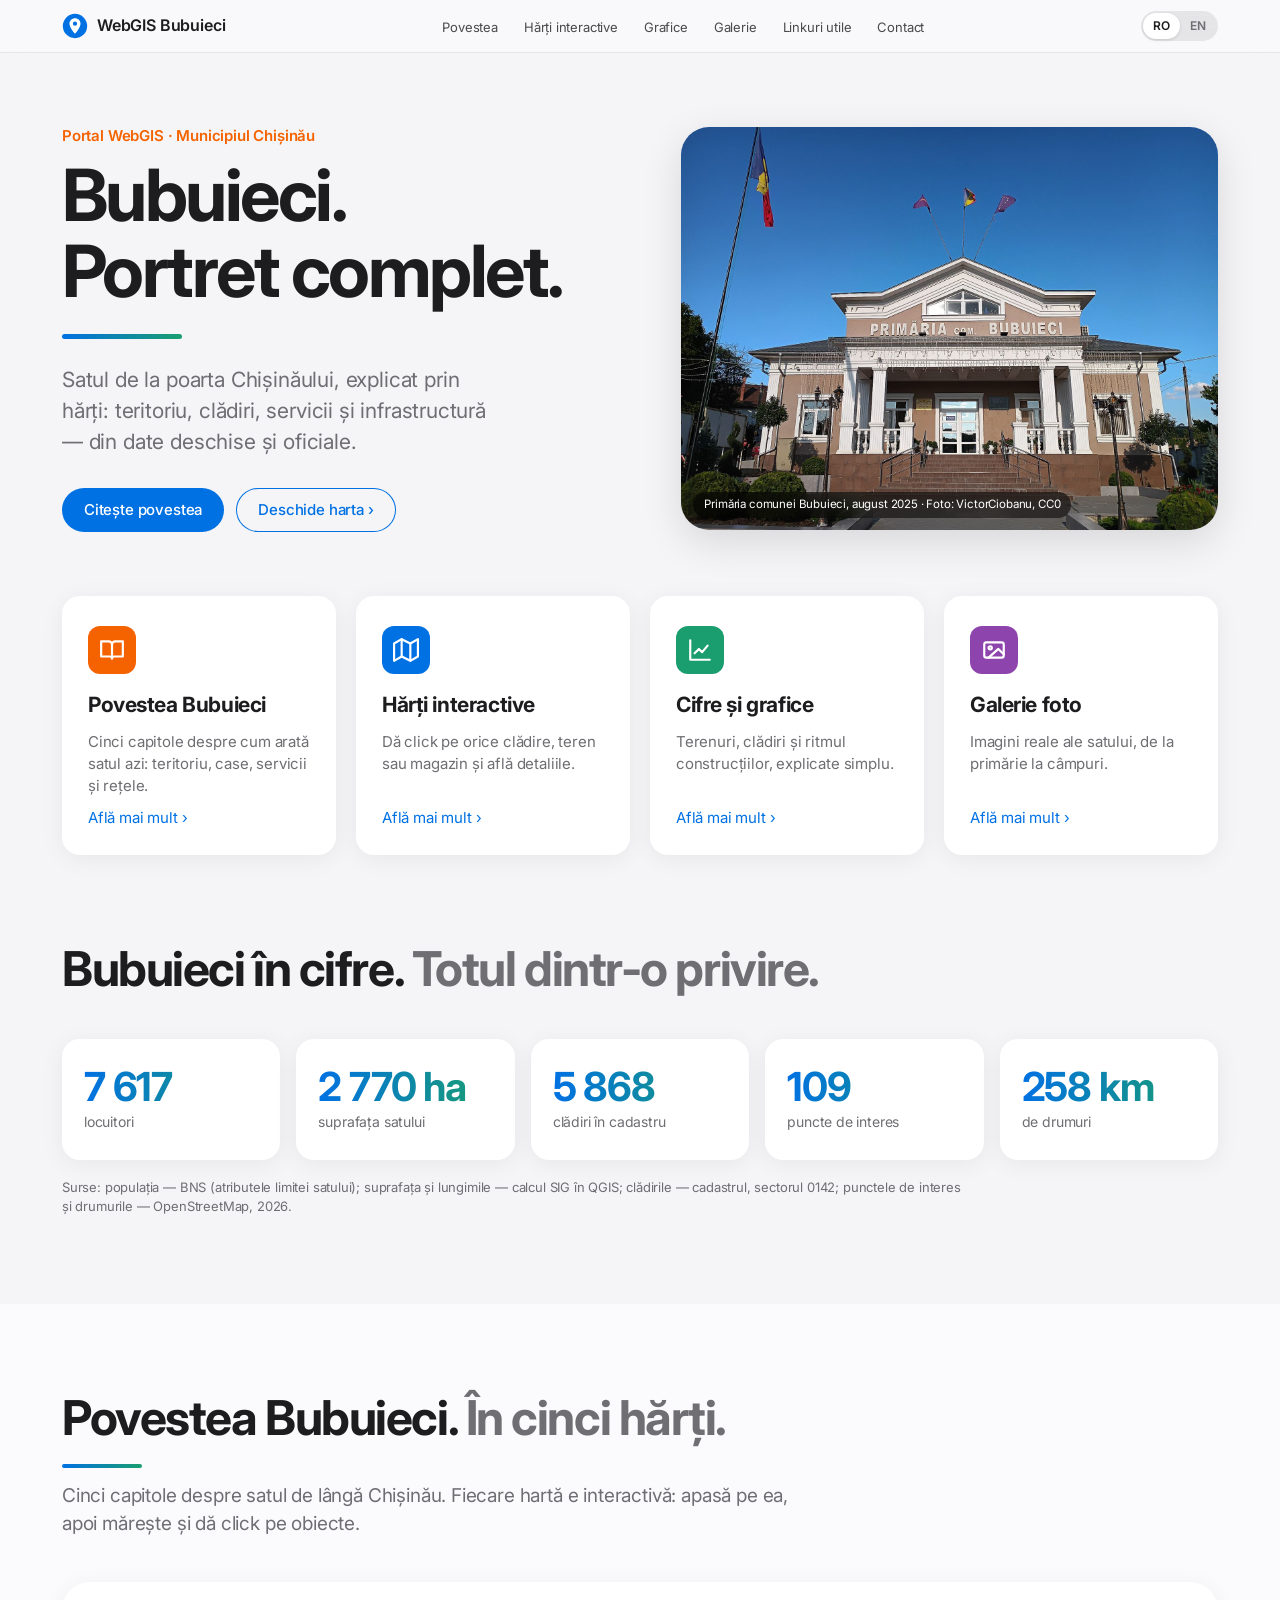
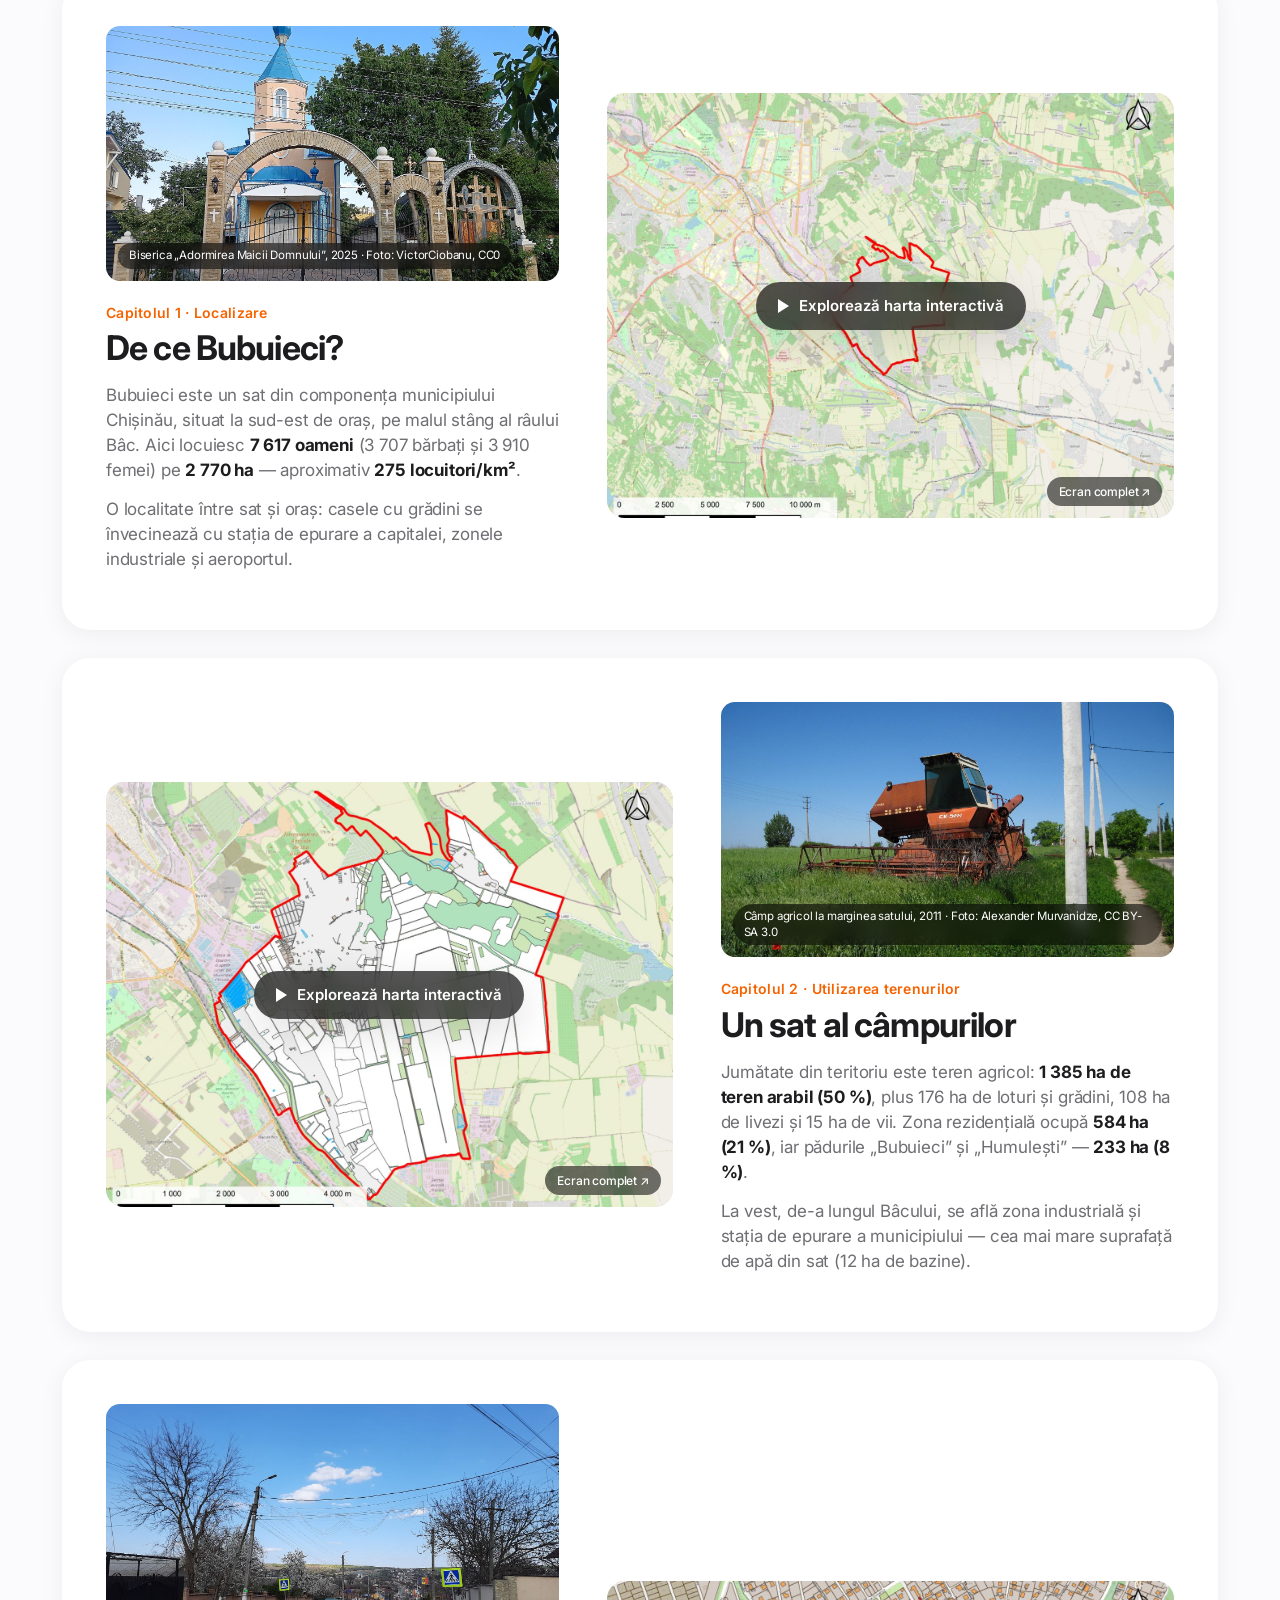
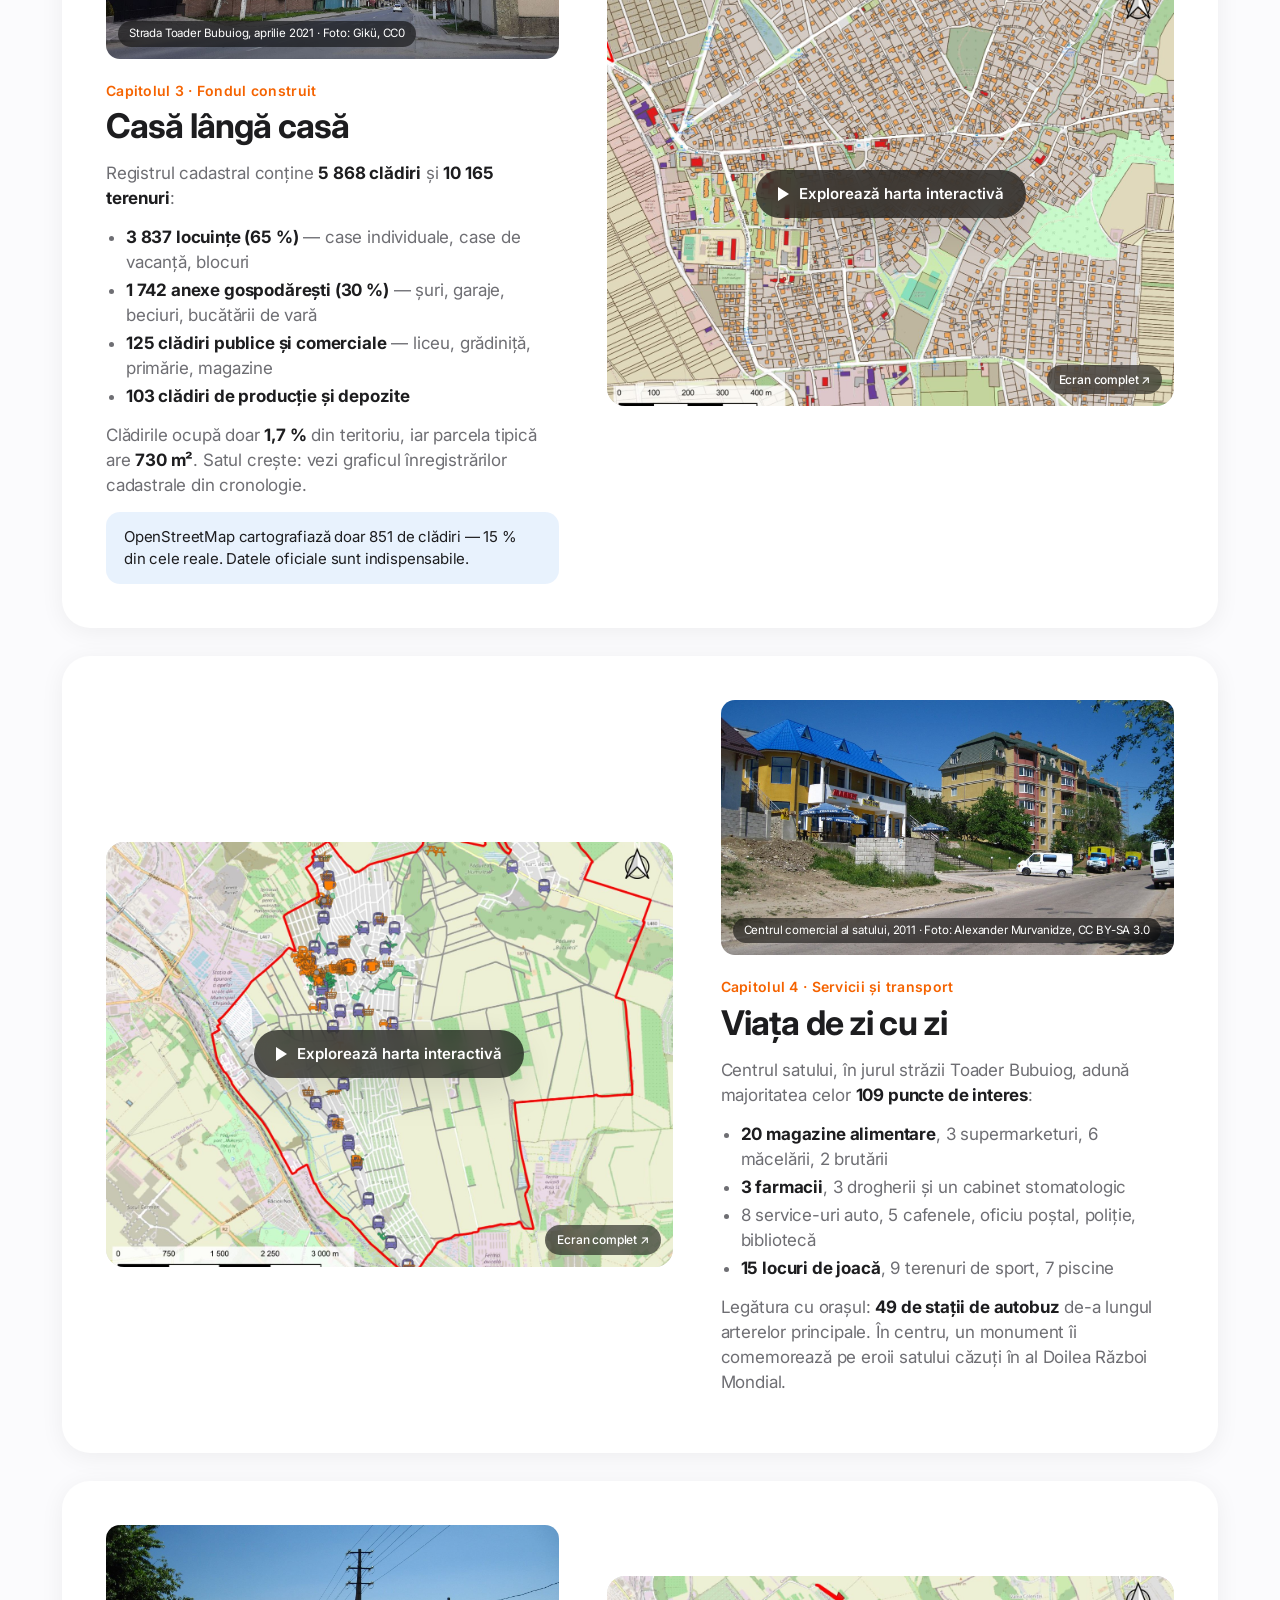
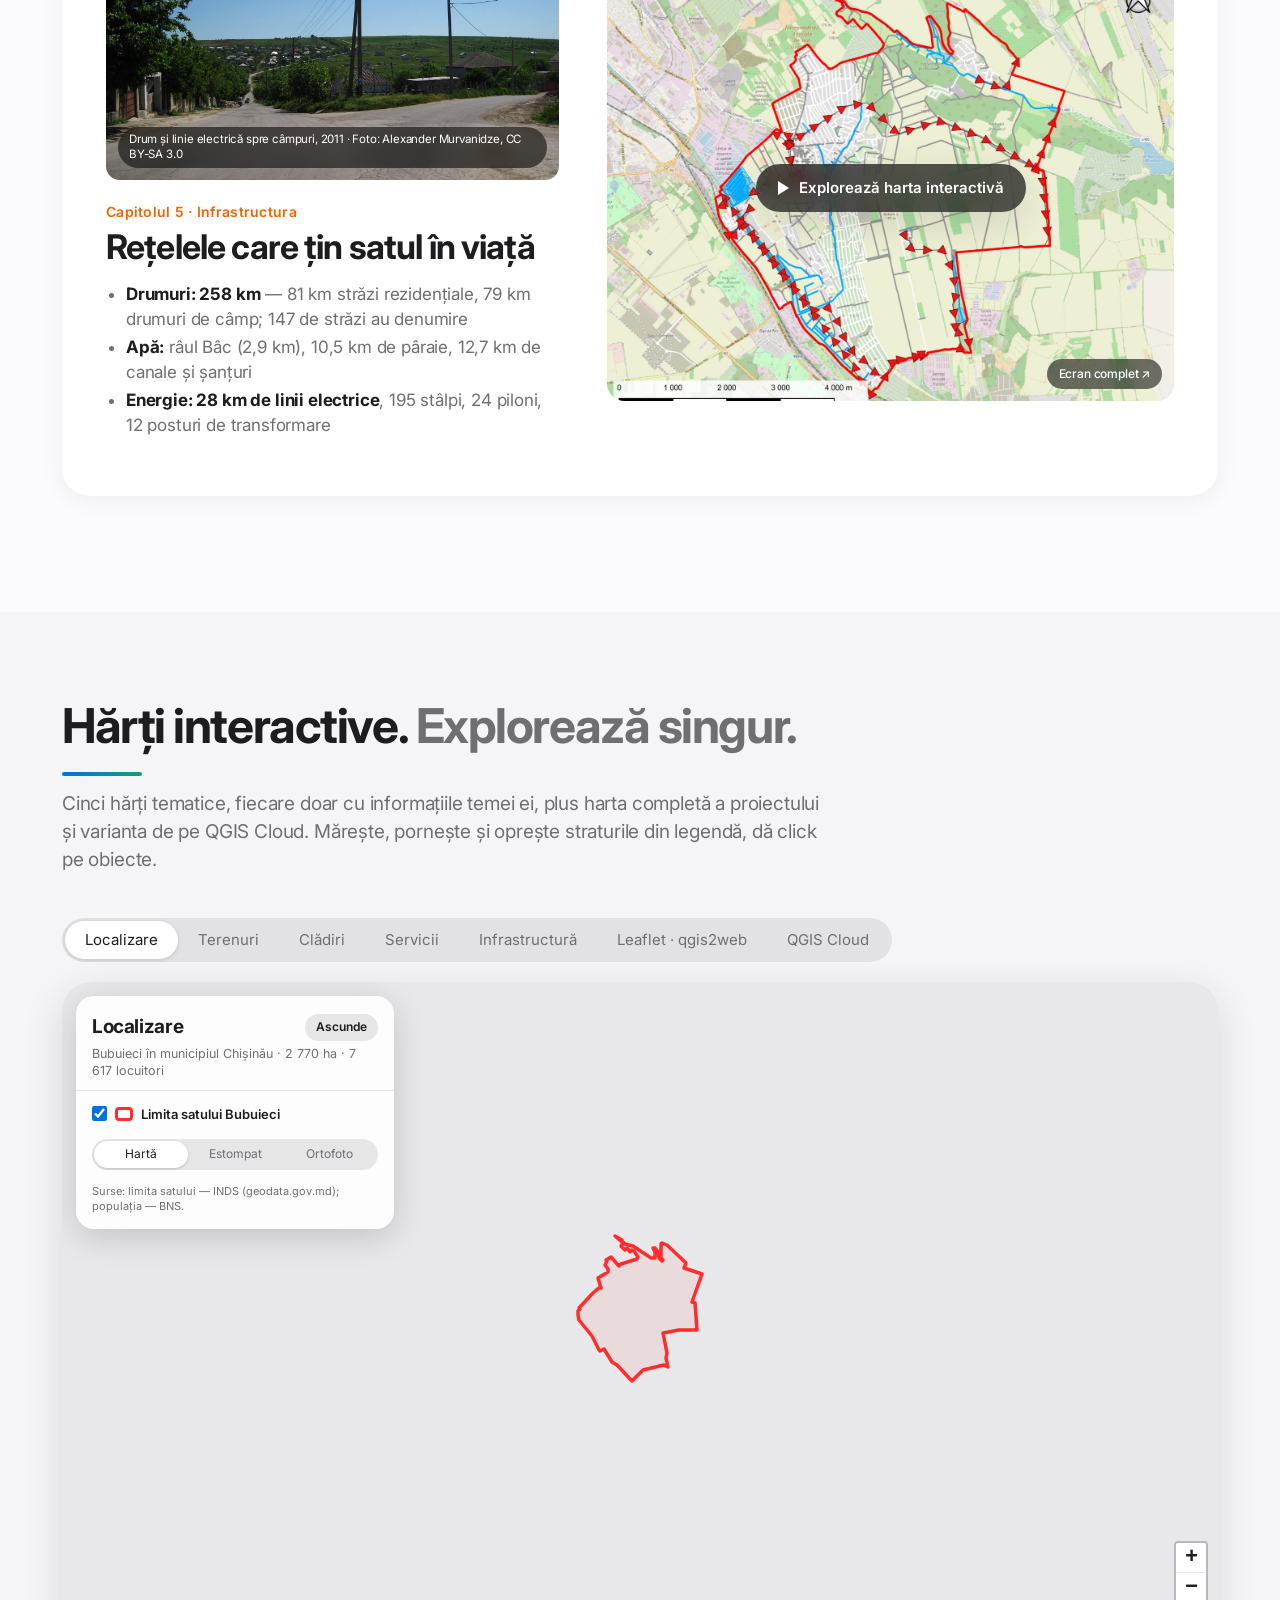
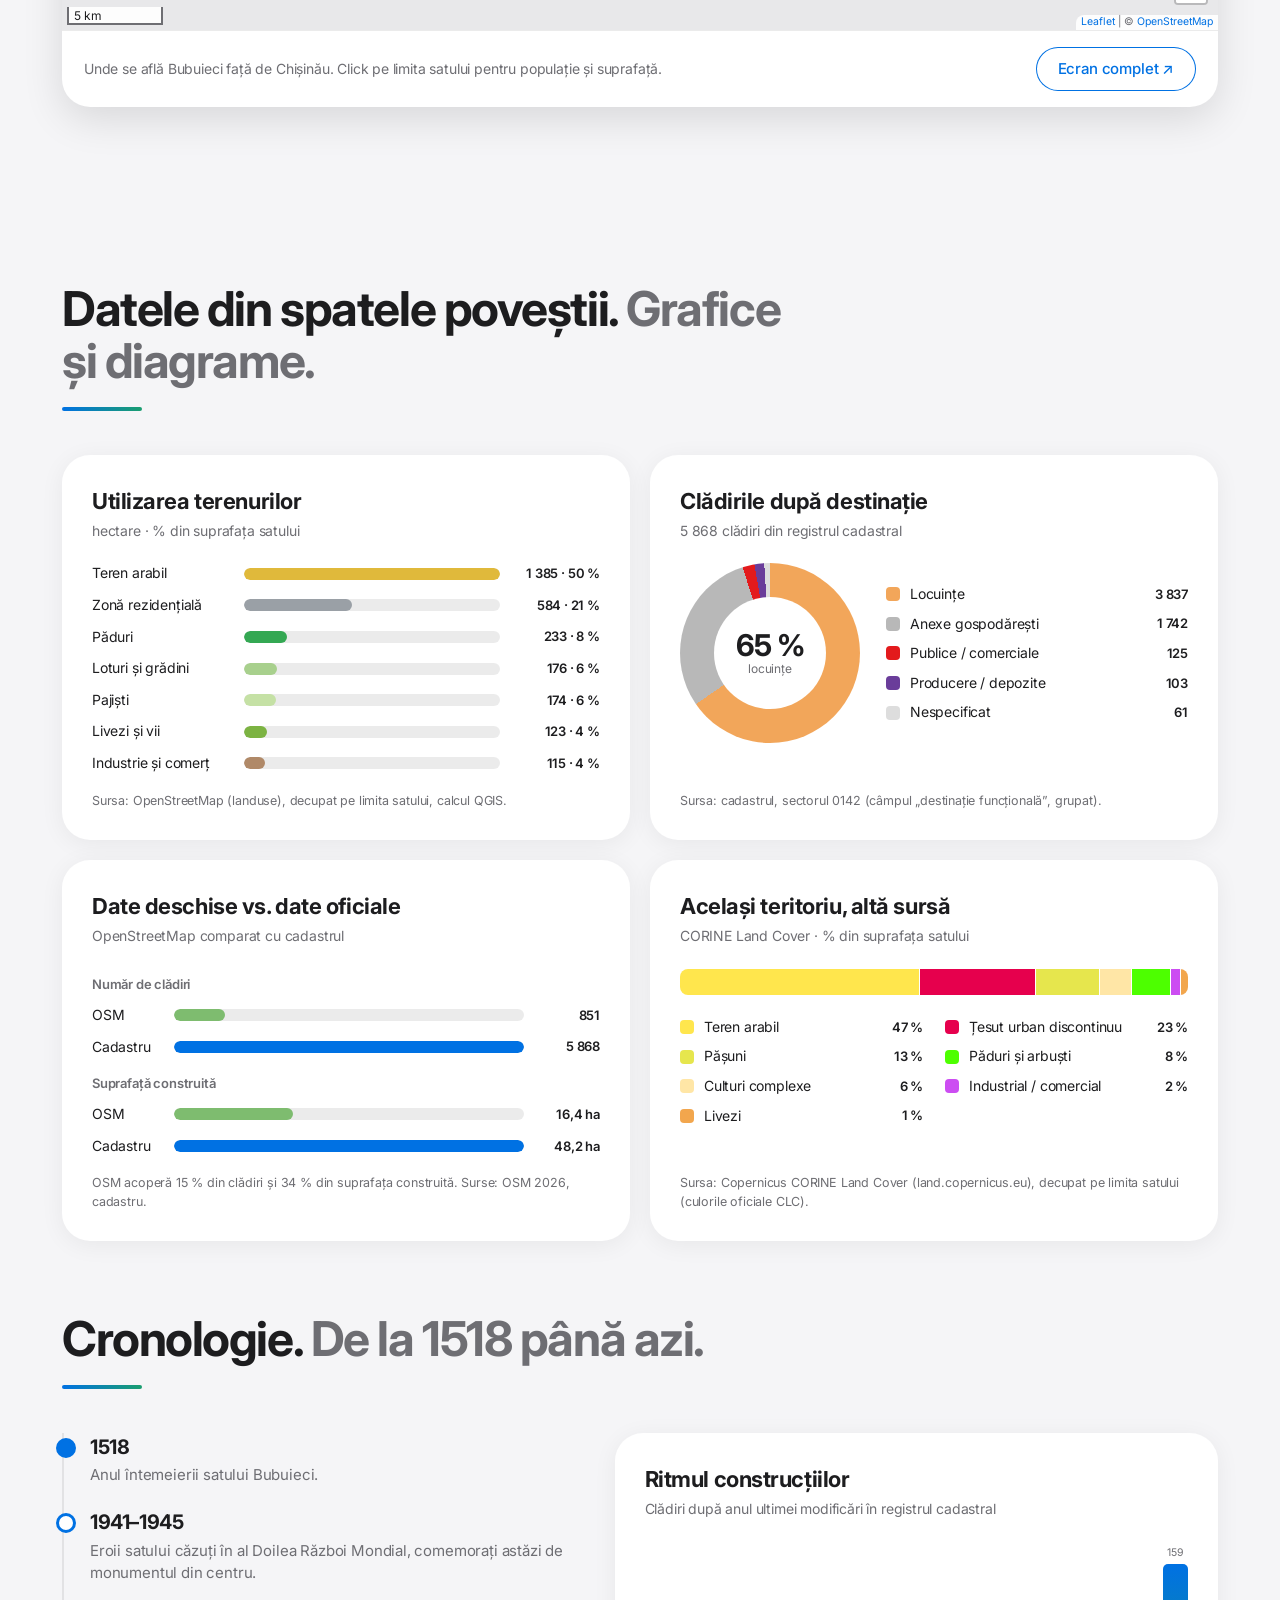
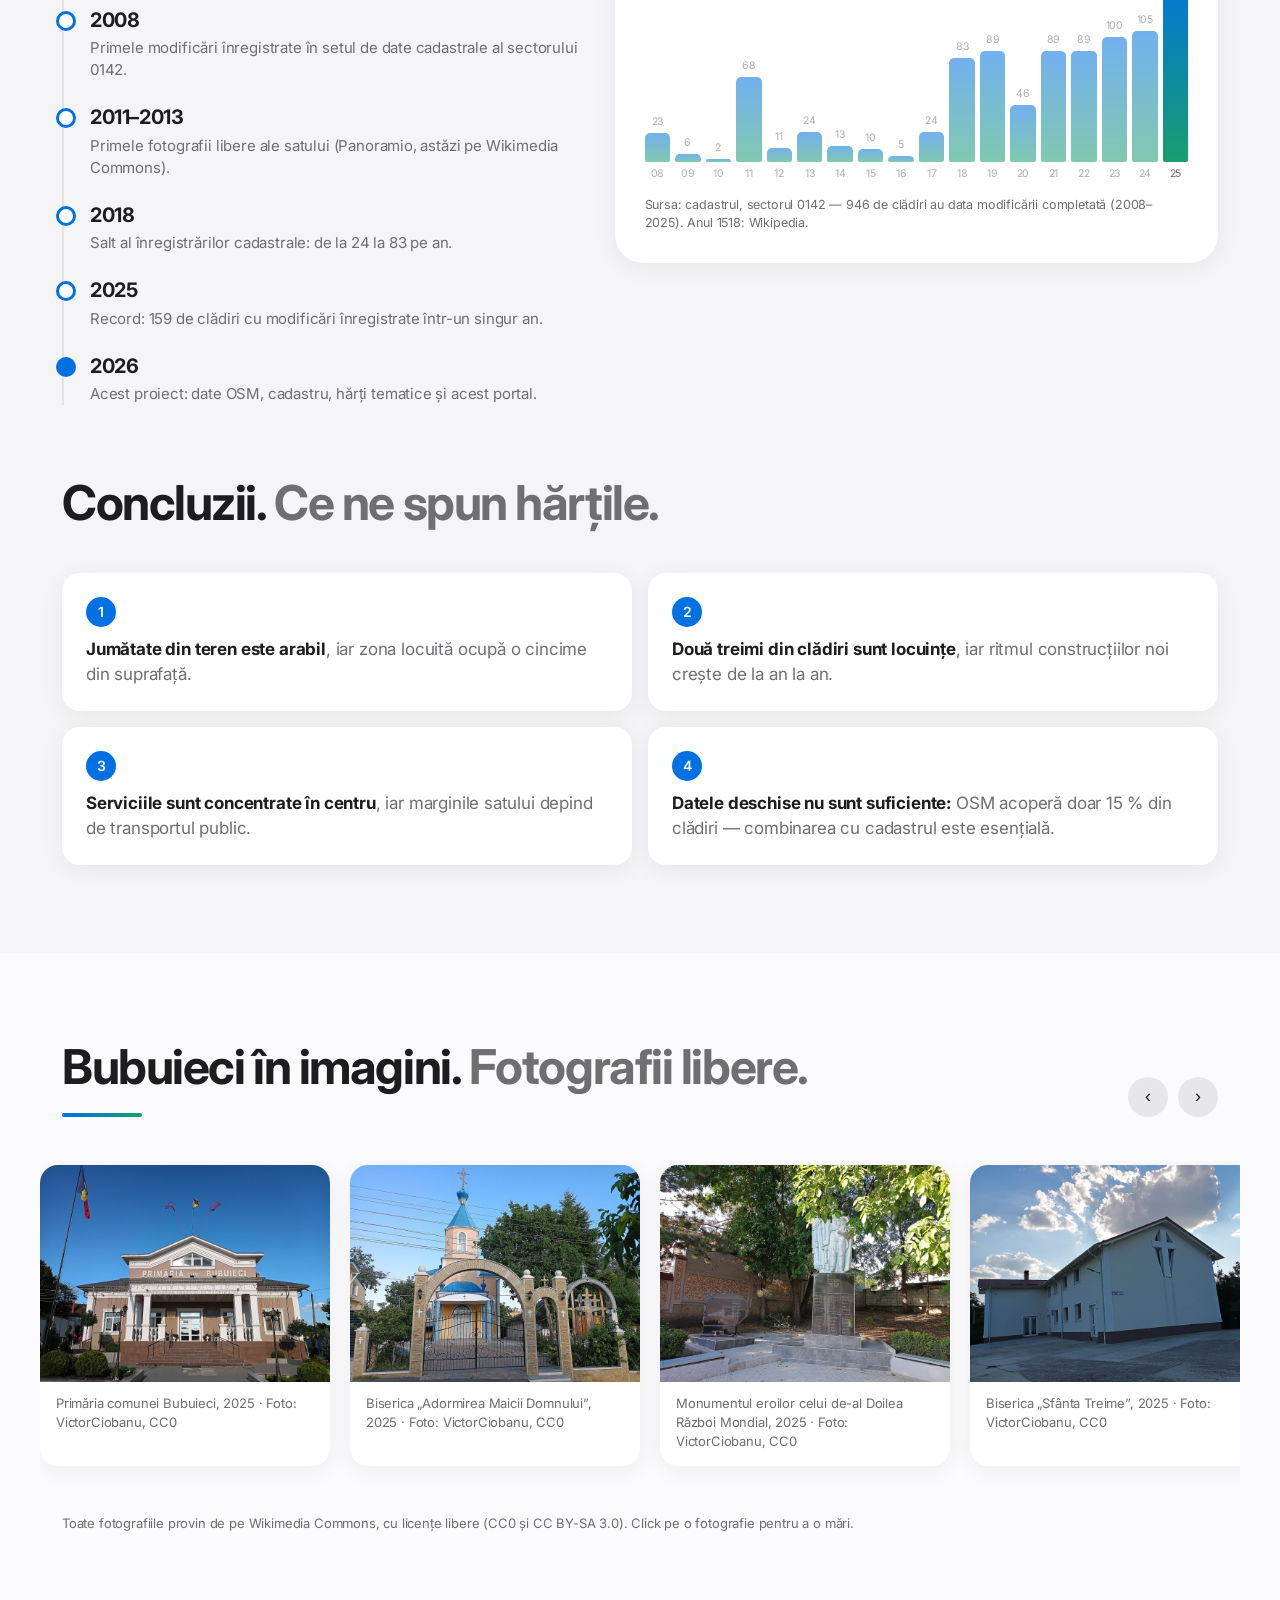
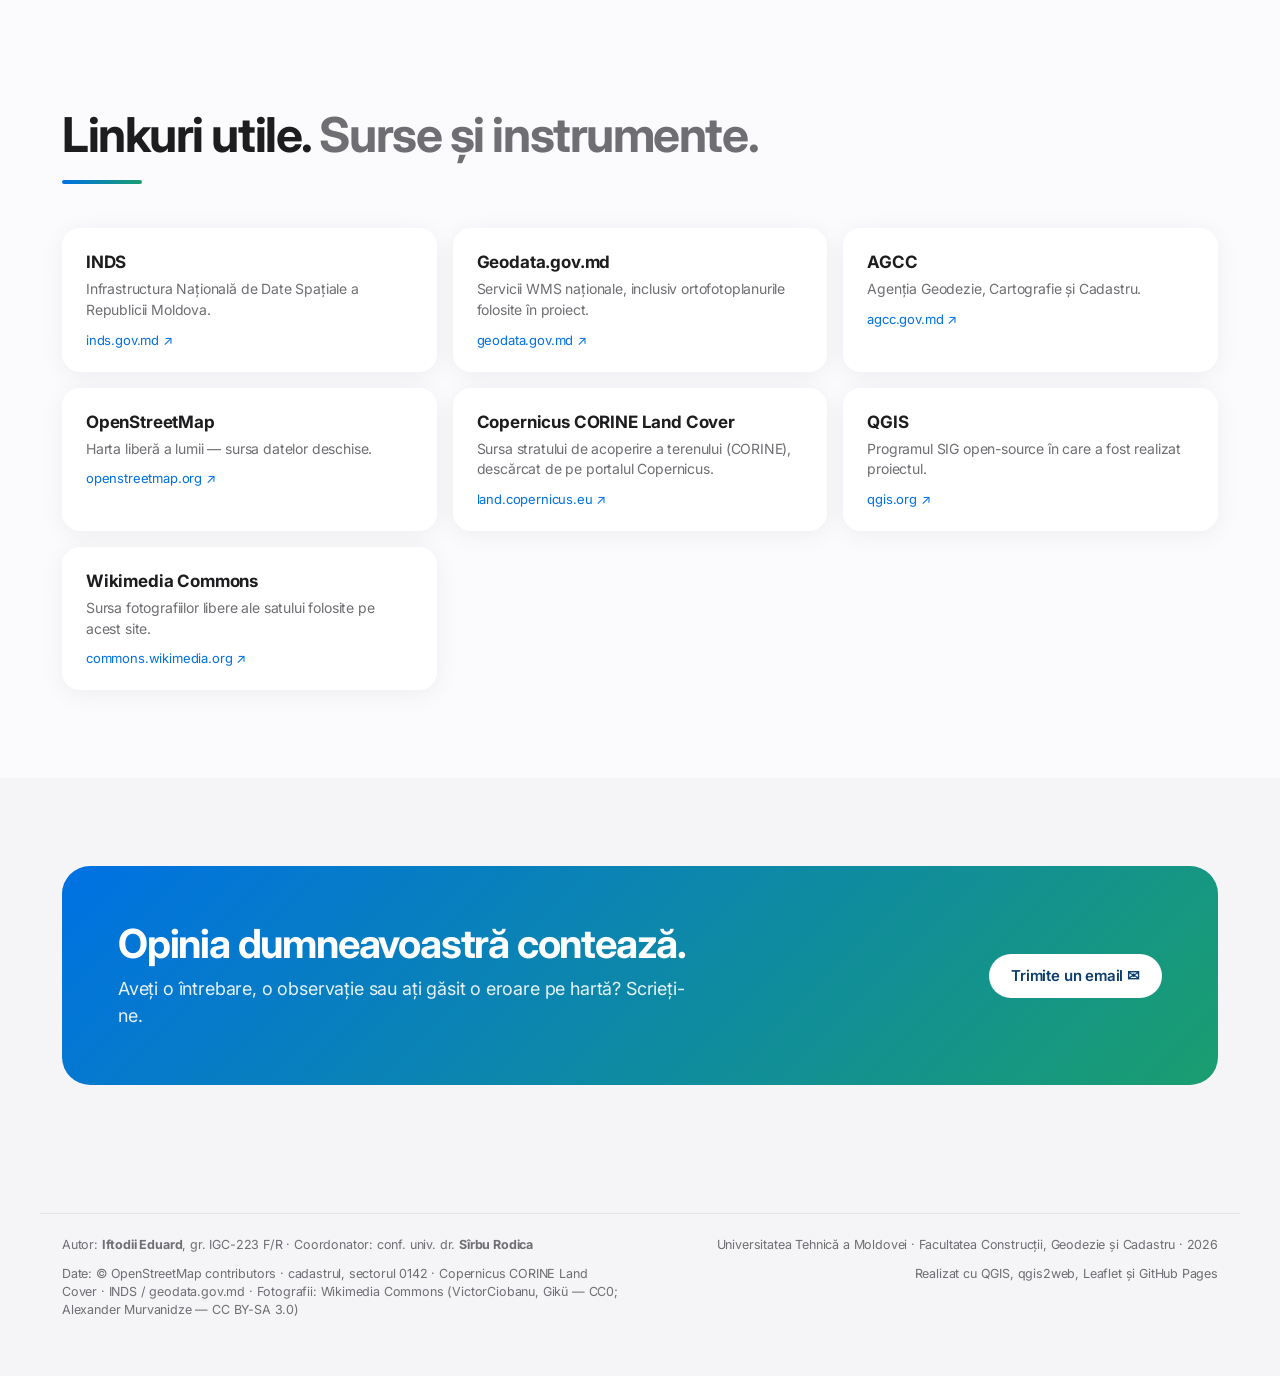
<file: index.html>
<!DOCTYPE html>
<html lang="ro">
<head>
  <meta charset="utf-8">
  <meta name="viewport" content="width=device-width, initial-scale=1">
  <title>WebGIS Bubuieci — portret complet al satului</title>
  <meta name="description" content="Portal WebGIS al satului Bubuieci (mun. Chișinău): poveste vizuală, hărți interactive, grafice și hărți tematice realizate cu QGIS, OpenStreetMap și date cadastrale.">
  <meta name="theme-color" content="#f5f5f7" media="(prefers-color-scheme: light)">
  <meta name="theme-color" content="#000000" media="(prefers-color-scheme: dark)">
  <link rel="icon" href="data:image/svg+xml,%3Csvg xmlns='http://www.w3.org/2000/svg' viewBox='0 0 32 32'%3E%3Ccircle cx='16' cy='16' r='14' fill='%230071e3'/%3E%3Cpath d='M16 7c-3.6 0-6.5 2.8-6.5 6.3 0 4.7 6.5 11.7 6.5 11.7s6.5-7 6.5-11.7C22.5 9.8 19.6 7 16 7zm0 8.8a2.5 2.5 0 1 1 0-5 2.5 2.5 0 0 1 0 5z' fill='%23fff'/%3E%3C/svg%3E">
  <link rel="preconnect" href="https://fonts.googleapis.com">
  <link rel="preconnect" href="https://fonts.gstatic.com" crossorigin>
  <link href="https://fonts.googleapis.com/css2?family=Inter:wght@400;500;600;700&display=swap" rel="stylesheet">
  <link rel="stylesheet" href="assets/css/style.css">
</head>
<body>

<!-- ============ NAVIGARE ============ -->
<nav class="nav">
  <div class="wrap">
    <a class="logo" href="#acasa" aria-label="WebGIS Bubuieci">
      <svg viewBox="0 0 32 32" aria-hidden="true"><circle cx="16" cy="16" r="15" fill="#0071e3"/><path d="M16 6.5c-3.8 0-6.8 3-6.8 6.6 0 5 6.8 12.4 6.8 12.4s6.8-7.4 6.8-12.4c0-3.7-3-6.6-6.8-6.6zm0 9.2a2.6 2.6 0 1 1 0-5.2 2.6 2.6 0 0 1 0 5.2z" fill="#fff"/></svg>
      <span>WebGIS Bubuieci</span>
    </a>
    <ul class="menu" id="menu">
      <li><a href="#povestea" data-i18n="nav.story">Povestea</a></li>
      <li><a href="#harti" data-i18n="nav.maps">Hărți interactive</a></li>
      <li><a href="#grafice" data-i18n="nav.charts">Grafice</a></li>
      <li><a href="#galerie" data-i18n="nav.gallery">Galerie</a></li>
      <li><a href="#linkuri" data-i18n="nav.links">Linkuri utile</a></li>
      <li><a href="#contact" data-i18n="nav.contact">Contact</a></li>
    </ul>
    <div class="lang" role="group" aria-label="Limba / Language">
      <button type="button" data-lang="ro" class="on">RO</button>
      <button type="button" data-lang="en">EN</button>
    </div>
    <button class="burger" id="burger" aria-label="Meniu" aria-expanded="false">
      <svg viewBox="0 0 24 24" fill="none" stroke="currentColor" stroke-width="2" stroke-linecap="round"><path d="M4 7h16M4 12h16M4 17h16"/></svg>
    </button>
  </div>
</nav>

<main>
<!-- ============ HERO (asezare INDS) ============ -->
<header class="hero" id="acasa">
  <div class="wrap">
    <div class="reveal">
      <p class="eyebrow" data-i18n="hero.eyebrow">Portal WebGIS · Municipiul Chișinău</p>
      <h1 data-i18n="hero.title">Bubuieci.<br>Portret complet.</h1>
      <div class="accent-line"></div>
      <p class="lead" data-i18n="hero.lead">Satul de la poarta Chișinăului, explicat prin hărți: teritoriu, clădiri, servicii și infrastructură — din date deschise și oficiale.</p>
      <div class="btns">
        <a class="btn" href="#povestea" data-i18n="hero.cta1">Citește povestea</a>
        <a class="btn ghost" href="#harti" data-i18n="hero.cta2">Deschide harta ›</a>
      </div>
    </div>
    <figure class="hero-img reveal">
      <img src="assets/foto/primaria.jpg" alt="Primăria comunei Bubuieci, august 2025" data-i18n-alt="hero.alt" fetchpriority="high">
      <figcaption data-i18n="hero.cap">Primăria comunei Bubuieci, august 2025 · Foto: VictorCiobanu, CC0</figcaption>
    </figure>
  </div>
</header>

<!-- carduri tematice (ca cele 3 carduri INDS) -->
<div class="wrap">
  <div class="cards">
    <a class="card reveal" href="#povestea">
      <div class="ico" style="background:#f56300"><svg viewBox="0 0 24 24" fill="none" stroke="currentColor" stroke-width="2" stroke-linecap="round" stroke-linejoin="round"><path d="M2 4h7a3 3 0 0 1 3 3v13a2 2 0 0 0-2-2H2zM22 4h-7a3 3 0 0 0-3 3v13a2 2 0 0 1 2-2h8z"/></svg></div>
      <h3 data-i18n="card1.t">Povestea Bubuieci</h3>
      <p data-i18n="card1.d">Cinci capitole despre cum arată satul azi: teritoriu, case, servicii și rețele.</p>
      <span class="more" data-i18n="more">Află mai mult ›</span>
    </a>
    <a class="card reveal" href="#harti">
      <div class="ico" style="background:#0071e3"><svg viewBox="0 0 24 24" fill="none" stroke="currentColor" stroke-width="2" stroke-linecap="round" stroke-linejoin="round"><path d="M1 6v16l7-4 8 4 7-4V2l-7 4-8-4z"/><path d="M8 2v16M16 6v16"/></svg></div>
      <h3 data-i18n="card2.t">Hărți interactive</h3>
      <p data-i18n="card2.d">Dă click pe orice clădire, teren sau magazin și află detaliile.</p>
      <span class="more" data-i18n="more">Află mai mult ›</span>
    </a>
    <a class="card reveal" href="#grafice">
      <div class="ico" style="background:#1a9e6f"><svg viewBox="0 0 24 24" fill="none" stroke="currentColor" stroke-width="2" stroke-linecap="round" stroke-linejoin="round"><path d="M3 3v18h18"/><path d="M7 15l4-4 3 3 5-6"/></svg></div>
      <h3 data-i18n="card3.t">Cifre și grafice</h3>
      <p data-i18n="card3.d">Terenuri, clădiri și ritmul construcțiilor, explicate simplu.</p>
      <span class="more" data-i18n="more">Află mai mult ›</span>
    </a>
    <a class="card reveal" href="#galerie">
      <div class="ico" style="background:#8e44ad"><svg viewBox="0 0 24 24" fill="none" stroke="currentColor" stroke-width="2" stroke-linecap="round" stroke-linejoin="round"><rect x="3" y="5" width="18" height="14" rx="2"/><circle cx="8.5" cy="10" r="1.5"/><path d="M21 16l-5-5-9 8"/></svg></div>
      <h3 data-i18n="card4.t">Galerie foto</h3>
      <p data-i18n="card4.d">Imagini reale ale satului, de la primărie la câmpuri.</p>
      <span class="more" data-i18n="more">Află mai mult ›</span>
    </a>
  </div>
</div>

<!-- ============ CIFRE-CHEIE ============ -->
<section class="block">
  <div class="wrap">
    <div class="head reveal">
      <h2 data-i18n="stats.h">Bubuieci în cifre. <span>Totul dintr-o privire.</span></h2>
    </div>
    <div class="stats">
      <div class="stat reveal"><b>7 617</b><span data-i18n="stats.1">locuitori</span></div>
      <div class="stat reveal"><b>2 770 ha</b><span data-i18n="stats.2">suprafața satului</span></div>
      <div class="stat reveal"><b>5 868</b><span data-i18n="stats.3">clădiri în cadastru</span></div>
      <div class="stat reveal"><b>109</b><span data-i18n="stats.4">puncte de interes</span></div>
      <div class="stat reveal"><b>258 km</b><span data-i18n="stats.5">de drumuri</span></div>
    </div>
    <p class="source" data-i18n="stats.src">Surse: populația — BNS (atributele limitei satului); suprafața și lungimile — calcul SIG în QGIS; clădirile — cadastrul, sectorul 0142; punctele de interes și drumurile — OpenStreetMap, 2026.</p>
  </div>
</section>

<!-- ============ POVESTEA ============ -->
<section class="block alt" id="povestea">
  <div class="wrap">
    <div class="head reveal">
      <h2 data-i18n="story.h">Povestea Bubuieci. <span>În cinci hărți.</span></h2>
      <div class="accent-line"></div>
      <p data-i18n="story.p">Cinci capitole despre satul de lângă Chișinău. Fiecare hartă e interactivă: apasă pe ea, apoi mărește și dă click pe obiecte.</p>
    </div>

    <article class="chapter reveal">
      <div class="ch-text">
        <figure class="ch-photo" data-full="assets/foto/biserica_adormirea.jpg" data-cap="ph.adormirea">
          <img src="assets/foto/biserica_adormirea.jpg" alt="Biserica Adormirea Maicii Domnului din Bubuieci" loading="lazy">
          <figcaption data-i18n="ph.adormirea">Biserica „Adormirea Maicii Domnului”, 2025 · Foto: VictorCiobanu, CC0</figcaption>
        </figure>
        <div class="ch-num" data-i18n="c1.n">Capitolul 1 · Localizare</div>
        <h3 data-i18n="c1.t">De ce Bubuieci?</h3>
        <p data-i18n="c1.p1">Bubuieci este un sat din componența municipiului Chișinău, situat la sud-est de oraș, pe malul stâng al râului Bâc. Aici locuiesc <strong>7 617 oameni</strong> (3 707 bărbați și 3 910 femei) pe <strong>2 770 ha</strong> — aproximativ <strong>275 locuitori/km²</strong>.</p>
        <p data-i18n="c1.p2">O localitate între sat și oraș: casele cu grădini se învecinează cu stația de epurare a capitalei, zonele industriale și aeroportul.</p>
      </div>
      <div class="ch-map" data-theme="localizare">
        <img src="assets/img/01_localizare_harta.jpg" alt="Harta de localizare a satului Bubuieci" loading="lazy">
        <button class="activate" type="button"><span data-i18n="map.activate">Explorează harta interactivă</span></button>
        <a class="map-full" href="tematice/?t=localizare" target="_blank" rel="noopener" data-i18n="map.full">Ecran complet ↗</a>
      </div>
    </article>

    <article class="chapter rev reveal">
      <div class="ch-text">
        <figure class="ch-photo" data-full="assets/foto/camp_combina.jpg" data-cap="ph.camp">
          <img src="assets/foto/camp_combina.jpg" alt="Combină agricolă pe un câmp din Bubuieci" loading="lazy">
          <figcaption data-i18n="ph.camp">Câmp agricol la marginea satului, 2011 · Foto: Alexander Murvanidze, CC BY-SA 3.0</figcaption>
        </figure>
        <div class="ch-num" data-i18n="c2.n">Capitolul 2 · Utilizarea terenurilor</div>
        <h3 data-i18n="c2.t">Un sat al câmpurilor</h3>
        <p data-i18n="c2.p1">Jumătate din teritoriu este teren agricol: <strong>1 385 ha de teren arabil (50 %)</strong>, plus 176 ha de loturi și grădini, 108 ha de livezi și 15 ha de vii. Zona rezidențială ocupă <strong>584 ha (21 %)</strong>, iar pădurile „Bubuieci” și „Humulești” — <strong>233 ha (8 %)</strong>.</p>
        <p data-i18n="c2.p2">La vest, de-a lungul Bâcului, se află zona industrială și stația de epurare a municipiului — cea mai mare suprafață de apă din sat (12 ha de bazine).</p>
      </div>
      <div class="ch-map" data-theme="terenuri">
        <img src="assets/img/02_utilizarea_terenurilor_harta.jpg" alt="Harta utilizării terenurilor" loading="lazy">
        <button class="activate" type="button"><span data-i18n="map.activate">Explorează harta interactivă</span></button>
        <a class="map-full" href="tematice/?t=terenuri" target="_blank" rel="noopener" data-i18n="map.full">Ecran complet ↗</a>
      </div>
    </article>

    <article class="chapter reveal">
      <div class="ch-text">
        <figure class="ch-photo" data-full="assets/foto/strada_bubuiog.jpg" data-cap="ph.strada">
          <img src="assets/foto/strada_bubuiog.jpg" alt="Strada Toader Bubuiog, aprilie 2021" loading="lazy">
          <figcaption data-i18n="ph.strada">Strada Toader Bubuiog, aprilie 2021 · Foto: Gikü, CC0</figcaption>
        </figure>
        <div class="ch-num" data-i18n="c3.n">Capitolul 3 · Fondul construit</div>
        <h3 data-i18n="c3.t">Casă lângă casă</h3>
        <p data-i18n="c3.p1">Registrul cadastral conține <strong>5 868 clădiri</strong> și <strong>10 165 terenuri</strong>:</p>
        <ul data-i18n="c3.list">
          <li><strong>3 837 locuințe (65 %)</strong> — case individuale, case de vacanță, blocuri</li>
          <li><strong>1 742 anexe gospodărești (30 %)</strong> — șuri, garaje, beciuri, bucătării de vară</li>
          <li><strong>125 clădiri publice și comerciale</strong> — liceu, grădiniță, primărie, magazine</li>
          <li><strong>103 clădiri de producție și depozite</strong></li>
        </ul>
        <p data-i18n="c3.p2">Clădirile ocupă doar <strong>1,7 %</strong> din teritoriu, iar parcela tipică are <strong>730 m²</strong>. Satul crește: vezi graficul înregistrărilor cadastrale din cronologie.</p>
        <div class="callout" data-i18n="c3.call">OpenStreetMap cartografiază doar 851 de clădiri — 15 % din cele reale. Datele oficiale sunt indispensabile.</div>
      </div>
      <div class="ch-map" data-theme="cladiri">
        <img src="assets/img/03_fondul_construit_harta.jpg" alt="Harta fondului construit după cadastru" loading="lazy">
        <button class="activate" type="button"><span data-i18n="map.activate">Explorează harta interactivă</span></button>
        <a class="map-full" href="tematice/?t=cladiri" target="_blank" rel="noopener" data-i18n="map.full">Ecran complet ↗</a>
      </div>
    </article>

    <article class="chapter rev reveal">
      <div class="ch-text">
        <figure class="ch-photo" data-full="assets/foto/centru.jpg" data-cap="ph.centru">
          <img src="assets/foto/centru.jpg" alt="Centrul satului Bubuieci cu magazine" loading="lazy">
          <figcaption data-i18n="ph.centru">Centrul comercial al satului, 2011 · Foto: Alexander Murvanidze, CC BY-SA 3.0</figcaption>
        </figure>
        <div class="ch-num" data-i18n="c4.n">Capitolul 4 · Servicii și transport</div>
        <h3 data-i18n="c4.t">Viața de zi cu zi</h3>
        <p data-i18n="c4.p1">Centrul satului, în jurul străzii Toader Bubuiog, adună majoritatea celor <strong>109 puncte de interes</strong>:</p>
        <ul data-i18n="c4.list">
          <li><strong>20 magazine alimentare</strong>, 3 supermarketuri, 6 măcelării, 2 brutării</li>
          <li><strong>3 farmacii</strong>, 3 drogherii și un cabinet stomatologic</li>
          <li>8 service-uri auto, 5 cafenele, oficiu poștal, poliție, bibliotecă</li>
          <li><strong>15 locuri de joacă</strong>, 9 terenuri de sport, 7 piscine</li>
        </ul>
        <p data-i18n="c4.p2">Legătura cu orașul: <strong>49 de stații de autobuz</strong> de-a lungul arterelor principale. În centru, un monument îi comemorează pe eroii satului căzuți în al Doilea Război Mondial.</p>
      </div>
      <div class="ch-map" data-theme="servicii">
        <img src="assets/img/04_servicii_transport_harta.jpg" alt="Harta serviciilor și transportului public" loading="lazy">
        <button class="activate" type="button"><span data-i18n="map.activate">Explorează harta interactivă</span></button>
        <a class="map-full" href="tematice/?t=servicii" target="_blank" rel="noopener" data-i18n="map.full">Ecran complet ↗</a>
      </div>
    </article>

    <article class="chapter reveal">
      <div class="ch-text">
        <figure class="ch-photo" data-full="assets/foto/drum_linie_electrica.jpg" data-cap="ph.drum">
          <img src="assets/foto/drum_linie_electrica.jpg" alt="Drum cu linie electrică la marginea satului" loading="lazy">
          <figcaption data-i18n="ph.drum">Drum și linie electrică spre câmpuri, 2011 · Foto: Alexander Murvanidze, CC BY-SA 3.0</figcaption>
        </figure>
        <div class="ch-num" data-i18n="c5.n">Capitolul 5 · Infrastructura</div>
        <h3 data-i18n="c5.t">Rețelele care țin satul în viață</h3>
        <ul data-i18n="c5.list">
          <li><strong>Drumuri: 258 km</strong> — 81 km străzi rezidențiale, 79 km drumuri de câmp; 147 de străzi au denumire</li>
          <li><strong>Apă:</strong> râul Bâc (2,9 km), 10,5 km de pâraie, 12,7 km de canale și șanțuri</li>
          <li><strong>Energie: 28 km de linii electrice</strong>, 195 stâlpi, 24 piloni, 12 posturi de transformare</li>
        </ul>
      </div>
      <div class="ch-map" data-theme="infrastructura">
        <img src="assets/img/05_infrastructura_harta.jpg" alt="Harta infrastructurii tehnico-edilitare" loading="lazy">
        <button class="activate" type="button"><span data-i18n="map.activate">Explorează harta interactivă</span></button>
        <a class="map-full" href="tematice/?t=infrastructura" target="_blank" rel="noopener" data-i18n="map.full">Ecran complet ↗</a>
      </div>
    </article>
  </div>
</section>

<!-- ============ HARTI INTERACTIVE ============ -->
<section class="block" id="harti">
  <div class="wrap">
    <div class="head reveal">
      <h2 data-i18n="maps.h">Hărți interactive. <span>Explorează singur.</span></h2>
      <div class="accent-line"></div>
      <p data-i18n="maps.p">Cinci hărți tematice, fiecare doar cu informațiile temei ei, plus harta completă a proiectului și varianta de pe QGIS Cloud. Mărește, pornește și oprește straturile din legendă, dă click pe obiecte.</p>
    </div>
    <div class="tabs maptabs" role="tablist">
      <button type="button" class="on" data-map="localizare" role="tab" data-i18n="tab.localizare">Localizare</button>
      <button type="button" data-map="terenuri" role="tab" data-i18n="tab.terenuri">Terenuri</button>
      <button type="button" data-map="cladiri" role="tab" data-i18n="tab.cladiri">Clădiri</button>
      <button type="button" data-map="servicii" role="tab" data-i18n="tab.servicii">Servicii</button>
      <button type="button" data-map="infrastructura" role="tab" data-i18n="tab.infrastructura">Infrastructură</button>
      <button type="button" data-map="leaflet" role="tab">Leaflet · qgis2web</button>
      <button type="button" data-map="cloud" role="tab">QGIS Cloud</button>
    </div>
    <div class="mapframe">
      <iframe id="mapframe" data-map="localizare" title="Hartă interactivă a satului Bubuieci" loading="lazy"></iframe>
      <div class="bar">
        <p id="map-desc" data-i18n="md.localizare">Unde se află Bubuieci față de Chișinău. Click pe limita satului pentru populație și suprafață.</p>
        <a class="btn ghost" id="map-full" href="tematice/?t=localizare" target="_blank" rel="noopener" data-i18n="maps.full">Ecran complet ↗</a>
      </div>
    </div>
    <!-- descrierile taburilor (folosite de script, traduse) -->
    <div hidden>
      <span data-i18n="md.terenuri">Cum e folosit fiecare hectar: câmpuri, livezi, păduri, zone locuite. Click pe o zonă pentru tip și suprafață.</span>
      <span data-i18n="md.cladiri">Toate clădirile și terenurile din cadastru. Click pe o clădire pentru destinație, cod cadastral și număr de casă.</span>
      <span data-i18n="md.servicii">Magazine, farmacii, stații de autobuz și locuri de joacă. Caută după nume sau tip în panoul din stânga.</span>
      <span data-i18n="md.infrastructura">Străzile, râul Bâc și rețeaua electrică. Click pe o stradă pentru nume și lungime.</span>
      <span data-i18n="md.leaflet">Harta completă, cu toate straturile proiectului: listă de straturi în dreapta, riglă și căutare în stânga.</span>
      <span data-i18n="md.cloud">Harta publicată pe QGIS Cloud · serviciu public WMS/WFS: wms.qgiscloud.com/Eduard_Iftodii/bubuieci_webgis/</span>
    </div>
  </div>
</section>

<!-- ============ GRAFICE SI DIAGRAME ============ -->
<section class="block" id="grafice">
  <div class="wrap">
    <div class="head reveal">
      <h2 data-i18n="g.h">Datele din spatele poveștii. <span>Grafice și diagrame.</span></h2>
      <div class="accent-line"></div>
    </div>
    <div class="charts">

      <figure class="chart reveal">
        <h3 data-i18n="g1.t">Utilizarea terenurilor</h3>
        <p class="sub" data-i18n="g1.sub">hectare · % din suprafața satului</p>
        <div class="hbars">
          <div class="hb"><span data-i18n="g1.a">Teren arabil</span><div class="tr"><i style="width:100%;--c:#e0b93b"></i></div><b>1 385 · 50 %</b></div>
          <div class="hb"><span data-i18n="g1.b">Zonă rezidențială</span><div class="tr"><i style="width:42.1%;--c:#9aa0a6"></i></div><b>584 · 21 %</b></div>
          <div class="hb"><span data-i18n="g1.c">Păduri</span><div class="tr"><i style="width:16.8%;--c:#34a853"></i></div><b>233 · 8 %</b></div>
          <div class="hb"><span data-i18n="g1.d">Loturi și grădini</span><div class="tr"><i style="width:12.7%;--c:#a8d08d"></i></div><b>176 · 6 %</b></div>
          <div class="hb"><span data-i18n="g1.e">Pajiști</span><div class="tr"><i style="width:12.5%;--c:#c5e1a5"></i></div><b>174 · 6 %</b></div>
          <div class="hb"><span data-i18n="g1.f">Livezi și vii</span><div class="tr"><i style="width:8.9%;--c:#7cb342"></i></div><b>123 · 4 %</b></div>
          <div class="hb"><span data-i18n="g1.g">Industrie și comerț</span><div class="tr"><i style="width:8.3%;--c:#b08968"></i></div><b>115 · 4 %</b></div>
        </div>
        <figcaption data-i18n="g1.src">Sursa: OpenStreetMap (landuse), decupat pe limita satului, calcul QGIS.</figcaption>
      </figure>

      <figure class="chart reveal">
        <h3 data-i18n="g2.t">Clădirile după destinație</h3>
        <p class="sub" data-i18n="g2.sub">5 868 clădiri din registrul cadastral</p>
        <div class="donut-wrap">
          <div class="donut" style="background:conic-gradient(#f2a65a 0 65.39%, #b8b8b8 65.39% 95.08%, #e31a1c 95.08% 97.21%, #6a3d9a 97.21% 98.97%, #dddddd 98.97% 100%)"><span><b>65 %</b><small data-i18n="g2.center">locuințe</small></span></div>
          <ul class="legend">
            <li><i style="--c:#f2a65a"></i><span data-i18n="g2.a">Locuințe</span><b>3 837</b></li>
            <li><i style="--c:#b8b8b8"></i><span data-i18n="g2.b">Anexe gospodărești</span><b>1 742</b></li>
            <li><i style="--c:#e31a1c"></i><span data-i18n="g2.c">Publice / comerciale</span><b>125</b></li>
            <li><i style="--c:#6a3d9a"></i><span data-i18n="g2.d">Producere / depozite</span><b>103</b></li>
            <li><i style="--c:#dddddd"></i><span data-i18n="g2.e">Nespecificat</span><b>61</b></li>
          </ul>
        </div>
        <figcaption data-i18n="g2.src">Sursa: cadastrul, sectorul 0142 (câmpul „destinație funcțională”, grupat).</figcaption>
      </figure>

      <figure class="chart reveal">
        <h3 data-i18n="g3.t">Date deschise vs. date oficiale</h3>
        <p class="sub" data-i18n="g3.sub">OpenStreetMap comparat cu cadastrul</p>
        <div class="vs">
          <p class="vs-k" data-i18n="g3.a">Număr de clădiri</p>
          <div class="hb"><span>OSM</span><div class="tr"><i style="width:14.5%;--c:#7ebc6f"></i></div><b>851</b></div>
          <div class="hb"><span data-i18n="g3.cad">Cadastru</span><div class="tr"><i style="width:100%;--c:#0071e3"></i></div><b>5 868</b></div>
          <p class="vs-k" data-i18n="g3.b">Suprafață construită</p>
          <div class="hb"><span>OSM</span><div class="tr"><i style="width:34%;--c:#7ebc6f"></i></div><b>16,4 ha</b></div>
          <div class="hb"><span data-i18n="g3.cad">Cadastru</span><div class="tr"><i style="width:100%;--c:#0071e3"></i></div><b>48,2 ha</b></div>
        </div>
        <figcaption data-i18n="g3.src">OSM acoperă 15 % din clădiri și 34 % din suprafața construită. Surse: OSM 2026, cadastru.</figcaption>
      </figure>

      <figure class="chart reveal">
        <h3 data-i18n="g4.t">Același teritoriu, altă sursă</h3>
        <p class="sub" data-i18n="g4.sub">CORINE Land Cover · % din suprafața satului</p>
        <div class="stack">
          <i style="width:47.3%;--c:#ffe64d" title="47,3 %"></i><i style="width:22.7%;--c:#e6004d" title="22,7 %"></i><i style="width:12.7%;--c:#e6e64d" title="12,7 %"></i><i style="width:6.3%;--c:#ffe6a6" title="6,3 %"></i><i style="width:7.6%;--c:#4dff00" title="7,6 %"></i><i style="width:2.1%;--c:#cc4df2" title="2,1 %"></i><i style="width:1.3%;--c:#f2a64d" title="1,3 %"></i>
        </div>
        <ul class="legend two">
          <li><i style="--c:#ffe64d"></i><span data-i18n="g4.a">Teren arabil</span><b>47 %</b></li>
          <li><i style="--c:#e6004d"></i><span data-i18n="g4.b">Țesut urban discontinuu</span><b>23 %</b></li>
          <li><i style="--c:#e6e64d"></i><span data-i18n="g4.c">Pășuni</span><b>13 %</b></li>
          <li><i style="--c:#4dff00"></i><span data-i18n="g4.d">Păduri și arbuști</span><b>8 %</b></li>
          <li><i style="--c:#ffe6a6"></i><span data-i18n="g4.e">Culturi complexe</span><b>6 %</b></li>
          <li><i style="--c:#cc4df2"></i><span data-i18n="g4.f">Industrial / comercial</span><b>2 %</b></li>
          <li><i style="--c:#f2a64d"></i><span data-i18n="g4.g">Livezi</span><b>1 %</b></li>
        </ul>
        <figcaption data-i18n="g4.src">Sursa: Copernicus CORINE Land Cover (land.copernicus.eu), decupat pe limita satului (culorile oficiale CLC).</figcaption>
      </figure>
    </div>

    <!-- cronologie: distributia temporala -->
    <div class="head reveal" style="margin-top:72px">
      <h2 data-i18n="t.h">Cronologie. <span>De la 1518 până azi.</span></h2>
      <div class="accent-line"></div>
    </div>
    <div class="timeline-wrap">
      <ol class="timeline">
        <li class="reveal"><b>1518</b><p data-i18n="t.1518">Anul întemeierii satului Bubuieci.</p></li>
        <li class="reveal"><b>1941–1945</b><p data-i18n="t.1941">Eroii satului căzuți în al Doilea Război Mondial, comemorați astăzi de monumentul din centru.</p></li>
        <li class="reveal"><b>2008</b><p data-i18n="t.2008">Primele modificări înregistrate în setul de date cadastrale al sectorului 0142.</p></li>
        <li class="reveal"><b>2011–2013</b><p data-i18n="t.2011">Primele fotografii libere ale satului (Panoramio, astăzi pe Wikimedia Commons).</p></li>
        <li class="reveal"><b>2018</b><p data-i18n="t.2018">Salt al înregistrărilor cadastrale: de la 24 la 83 pe an.</p></li>
        <li class="reveal"><b>2025</b><p data-i18n="t.2025">Record: 159 de clădiri cu modificări înregistrate într-un singur an.</p></li>
        <li class="reveal"><b>2026</b><p data-i18n="t.2026">Acest proiect: date OSM, cadastru, hărți tematice și acest portal.</p></li>
      </ol>
      <figure class="chart reveal">
        <h3 data-i18n="g5.t">Ritmul construcțiilor</h3>
        <p class="sub" data-i18n="g5.sub">Clădiri după anul ultimei modificări în registrul cadastral</p>
        <div class="cols" role="img" aria-label="2008: 23, 2011: 68, 2017: 24, 2018: 83, 2021: 89, 2023: 100, 2024: 105, 2025: 159">
          <div style="--h:14.5%" data-v="23"><span>08</span></div><div style="--h:3.8%" data-v="6"><span>09</span></div><div style="--h:1.3%" data-v="2"><span>10</span></div><div style="--h:42.8%" data-v="68"><span>11</span></div><div style="--h:6.9%" data-v="11"><span>12</span></div><div style="--h:15.1%" data-v="24"><span>13</span></div><div style="--h:8.2%" data-v="13"><span>14</span></div><div style="--h:6.3%" data-v="10"><span>15</span></div><div style="--h:3.1%" data-v="5"><span>16</span></div><div style="--h:15.1%" data-v="24"><span>17</span></div><div style="--h:52.2%" data-v="83"><span>18</span></div><div style="--h:56%" data-v="89"><span>19</span></div><div style="--h:28.9%" data-v="46"><span>20</span></div><div style="--h:56%" data-v="89"><span>21</span></div><div style="--h:56%" data-v="89"><span>22</span></div><div style="--h:62.9%" data-v="100"><span>23</span></div><div style="--h:66%" data-v="105"><span>24</span></div><div class="hi" style="--h:100%" data-v="159"><span>25</span></div>
        </div>
        <figcaption data-i18n="g5.src">Sursa: cadastrul, sectorul 0142 — 946 de clădiri au data modificării completată (2008–2025). Anul 1518: Wikipedia.</figcaption>
      </figure>
    </div>

    <div class="head reveal" style="margin-top:72px">
      <h2 data-i18n="concl.h">Concluzii. <span>Ce ne spun hărțile.</span></h2>
    </div>
    <div class="conclusions">
      <div class="reveal"><p data-i18n="concl.1"><strong>Jumătate din teren este arabil</strong>, iar zona locuită ocupă o cincime din suprafață.</p></div>
      <div class="reveal"><p data-i18n="concl.2"><strong>Două treimi din clădiri sunt locuințe</strong>, iar ritmul construcțiilor noi crește de la an la an.</p></div>
      <div class="reveal"><p data-i18n="concl.3"><strong>Serviciile sunt concentrate în centru</strong>, iar marginile satului depind de transportul public.</p></div>
      <div class="reveal"><p data-i18n="concl.4"><strong>Datele deschise nu sunt suficiente:</strong> OSM acoperă doar 15 % din clădiri — combinarea cu cadastrul este esențială.</p></div>
    </div>
  </div>
</section>

<!-- ============ GALERIE FOTO ============ -->
<section class="block alt" id="galerie">
  <div class="wrap">
    <div class="row-head">
      <div class="head reveal">
        <h2 data-i18n="gal.h">Bubuieci în imagini. <span>Fotografii libere.</span></h2>
        <div class="accent-line"></div>
      </div>
      <div class="arrows">
        <button type="button" data-scroll="-1" data-target="gallery" aria-label="Înapoi">‹</button>
        <button type="button" data-scroll="1" data-target="gallery" aria-label="Înainte">›</button>
      </div>
    </div>
    <div class="scroller gallery" id="gallery">
      <figure class="ph" data-full="assets/foto/primaria.jpg" data-cap="ph.primaria"><img src="assets/foto/primaria.jpg" alt="Primăria comunei Bubuieci" loading="lazy"><figcaption data-i18n="ph.primaria">Primăria comunei Bubuieci, 2025 · Foto: VictorCiobanu, CC0</figcaption></figure>
      <figure class="ph" data-full="assets/foto/biserica_adormirea.jpg" data-cap="ph.adormirea"><img src="assets/foto/biserica_adormirea.jpg" alt="Biserica Adormirea Maicii Domnului" loading="lazy"><figcaption data-i18n="ph.adormirea">Biserica „Adormirea Maicii Domnului”, 2025 · Foto: VictorCiobanu, CC0</figcaption></figure>
      <figure class="ph" data-full="assets/foto/monument.jpg" data-cap="ph.monument"><img src="assets/foto/monument.jpg" alt="Monumentul eroilor celui de-al Doilea Război Mondial" loading="lazy"><figcaption data-i18n="ph.monument">Monumentul eroilor celui de-al Doilea Război Mondial, 2025 · Foto: VictorCiobanu, CC0</figcaption></figure>
      <figure class="ph" data-full="assets/foto/biserica_sf_treime.jpg" data-cap="ph.treime"><img src="assets/foto/biserica_sf_treime.jpg" alt="Biserica Sfânta Treime" loading="lazy"><figcaption data-i18n="ph.treime">Biserica „Sfânta Treime”, 2025 · Foto: VictorCiobanu, CC0</figcaption></figure>
      <figure class="ph" data-full="assets/foto/strada_bubuiog.jpg" data-cap="ph.strada"><img src="assets/foto/strada_bubuiog.jpg" alt="Strada Toader Bubuiog" loading="lazy"><figcaption data-i18n="ph.strada">Strada Toader Bubuiog, aprilie 2021 · Foto: Gikü, CC0</figcaption></figure>
      <figure class="ph" data-full="assets/foto/centru.jpg" data-cap="ph.centru"><img src="assets/foto/centru.jpg" alt="Centrul satului" loading="lazy"><figcaption data-i18n="ph.centru">Centrul comercial al satului, 2011 · Foto: Alexander Murvanidze, CC BY-SA 3.0</figcaption></figure>
      <figure class="ph" data-full="assets/foto/camp_combina.jpg" data-cap="ph.camp"><img src="assets/foto/camp_combina.jpg" alt="Câmp agricol" loading="lazy"><figcaption data-i18n="ph.camp">Câmp agricol la marginea satului, 2011 · Foto: Alexander Murvanidze, CC BY-SA 3.0</figcaption></figure>
      <figure class="ph" data-full="assets/foto/drum_linie_electrica.jpg" data-cap="ph.drum"><img src="assets/foto/drum_linie_electrica.jpg" alt="Drum cu linie electrică" loading="lazy"><figcaption data-i18n="ph.drum">Drum și linie electrică spre câmpuri, 2011 · Foto: Alexander Murvanidze, CC BY-SA 3.0</figcaption></figure>
    </div>
    <p class="source" data-i18n="gal.src">Toate fotografiile provin de pe Wikimedia Commons, cu licențe libere (CC0 și CC BY-SA 3.0). Click pe o fotografie pentru a o mări.</p>
  </div>
</section>

<!-- ============ LINKURI UTILE ============ -->
<section class="block alt" id="linkuri">
  <div class="wrap">
    <div class="head reveal">
      <h2 data-i18n="links.h">Linkuri utile. <span>Surse și instrumente.</span></h2>
      <div class="accent-line"></div>
    </div>
    <div class="links">
      <a class="link reveal" href="https://inds.gov.md/" target="_blank" rel="noopener"><b>INDS</b><span data-i18n="lk.inds">Infrastructura Națională de Date Spațiale a Republicii Moldova.</span><i>inds.gov.md ↗</i></a>
      <a class="link reveal" href="https://geodata.gov.md/" target="_blank" rel="noopener"><b>Geodata.gov.md</b><span data-i18n="lk.geodata">Servicii WMS naționale, inclusiv ortofotoplanurile folosite în proiect.</span><i>geodata.gov.md ↗</i></a>
      <a class="link reveal" href="https://agcc.gov.md/" target="_blank" rel="noopener"><b>AGCC</b><span data-i18n="lk.agcc">Agenția Geodezie, Cartografie și Cadastru.</span><i>agcc.gov.md ↗</i></a>
      <a class="link reveal" href="https://www.openstreetmap.org/" target="_blank" rel="noopener"><b>OpenStreetMap</b><span data-i18n="lk.osm">Harta liberă a lumii — sursa datelor deschise.</span><i>openstreetmap.org ↗</i></a>
      <a class="link reveal" href="https://land.copernicus.eu/en/products/corine-land-cover" target="_blank" rel="noopener"><b>Copernicus CORINE Land Cover</b><span data-i18n="lk.clc">Sursa stratului de acoperire a terenului (CORINE), descărcat de pe portalul Copernicus.</span><i>land.copernicus.eu ↗</i></a>
      <a class="link reveal" href="https://qgis.org/" target="_blank" rel="noopener"><b>QGIS</b><span data-i18n="lk.qgis">Programul SIG open-source în care a fost realizat proiectul.</span><i>qgis.org ↗</i></a>
      <a class="link reveal" href="https://commons.wikimedia.org/w/index.php?search=Bubuieci&amp;title=Special:MediaSearch&amp;type=image" target="_blank" rel="noopener"><b>Wikimedia Commons</b><span data-i18n="lk.commons">Sursa fotografiilor libere ale satului folosite pe acest site.</span><i>commons.wikimedia.org ↗</i></a>
    </div>
  </div>
</section>

<!-- ============ CONTACT ============ -->
<section class="block" id="contact">
  <div class="wrap">
    <div class="contact reveal">
      <div>
        <h2 data-i18n="ct.h">Opinia dumneavoastră contează.</h2>
        <p data-i18n="ct.p">Aveți o întrebare, o observație sau ați găsit o eroare pe hartă? Scrieți-ne.</p>
      </div>
      <a class="btn" href="mailto:x9x99xx@gmail.com?subject=WebGIS%20Bubuieci" data-i18n="ct.btn">Trimite un email ✉</a>
    </div>
  </div>
</section>
</main>

<footer>
  <div class="wrap">
    <p data-i18n="ft.author">Autor: <strong>Iftodii Eduard</strong>, gr. IGC-223 F/R · Coordonator: conf. univ. dr. <strong>Sîrbu Rodica</strong></p>
    <p class="right" data-i18n="ft.uni">Universitatea Tehnică a Moldovei · Facultatea Construcții, Geodezie și Cadastru · 2026</p>
    <p data-i18n="ft.src">Date: © OpenStreetMap contributors · cadastrul, sectorul 0142 · Copernicus CORINE Land Cover · INDS / geodata.gov.md · Fotografii: Wikimedia Commons (VictorCiobanu, Gikü — CC0; Alexander Murvanidze — CC BY-SA 3.0)</p>
    <p class="right" data-i18n="ft.tech">Realizat cu QGIS, qgis2web, Leaflet și GitHub Pages</p>
  </div>
</footer>

<!-- lightbox pentru harti si fotografii -->
<div class="lightbox" id="lightbox" role="dialog" aria-modal="true" aria-label="Fotografie mărită">
  <button class="x" type="button" aria-label="Închide">✕</button>
  <figure>
    <img alt="">
    <figcaption><span id="lb-cap"></span></figcaption>
  </figure>
</div>

<script src="assets/js/main.js"></script>
</body>
</html>
</file>
<file: assets/css/style.css>
/* Portal WebGIS Bubuieci — stil inspirat de Apple Store, asezare inspirata de INDS */

:root {
  --bg: #f5f5f7;
  --surface: #ffffff;
  --surface-2: #fbfbfd;
  --text: #1d1d1f;
  --text-2: #6e6e73;
  --line: rgba(0, 0, 0, .08);
  --accent: #0071e3;
  --accent-hover: #0077ed;
  --accent-soft: rgba(0, 113, 227, .09);
  --green: #1a9e6f;
  --orange: #f56300;
  --purple: #8e44ad;
  --nav-bg: rgba(251, 251, 253, .8);
  --shadow: 0 4px 24px rgba(0, 0, 0, .06);
  --shadow-hover: 0 12px 40px rgba(0, 0, 0, .12);
  --radius: 18px;
  --radius-lg: 28px;
  --maxw: 1200px;
  color-scheme: light;
}

@media (prefers-color-scheme: dark) {
  :root {
    --bg: #000000;
    --surface: #1c1c1e;
    --surface-2: #161617;
    --text: #f5f5f7;
    --text-2: #a1a1a6;
    --line: rgba(255, 255, 255, .12);
    --accent: #2997ff;
    --accent-hover: #47a6ff;
    --accent-soft: rgba(41, 151, 255, .14);
    --nav-bg: rgba(22, 22, 23, .8);
    --shadow: 0 4px 24px rgba(0, 0, 0, .5);
    --shadow-hover: 0 12px 40px rgba(0, 0, 0, .7);
    color-scheme: dark;
  }
}

* { box-sizing: border-box; }
html { scroll-behavior: smooth; scroll-padding-top: 64px; }
body {
  margin: 0;
  background: var(--bg);
  color: var(--text);
  font-family: -apple-system, BlinkMacSystemFont, "SF Pro Text", "Inter", "Segoe UI", Roboto, Helvetica, Arial, sans-serif;
  font-size: 17px;
  line-height: 1.47;
  letter-spacing: -.01em;
  -webkit-font-smoothing: antialiased;
}
img { max-width: 100%; display: block; }
a { color: var(--accent); text-decoration: none; }
a:hover { text-decoration: underline; }
.wrap { max-width: var(--maxw); margin: 0 auto; padding: 0 22px; }

/* ---------- navigare ---------- */
.nav {
  position: sticky; top: 0; z-index: 50;
  background: var(--nav-bg);
  backdrop-filter: saturate(180%) blur(20px);
  -webkit-backdrop-filter: saturate(180%) blur(20px);
  border-bottom: 1px solid var(--line);
}
.nav .wrap { display: flex; align-items: center; height: 52px; gap: 24px; }
.logo { display: flex; align-items: center; gap: 9px; color: var(--text); font-weight: 600; font-size: 16px; white-space: nowrap; }
.logo:hover { text-decoration: none; }
.logo svg { width: 26px; height: 26px; flex: none; }
.logo small { color: var(--text-2); font-weight: 400; }
.menu { display: flex; gap: 26px; margin: 0 auto; list-style: none; padding: 0; }
.menu a { color: var(--text); opacity: .8; font-size: 13px; white-space: nowrap; }
.menu a:hover { opacity: 1; text-decoration: none; }
.lang { display: flex; background: var(--line); border-radius: 999px; padding: 2px; }
.lang button {
  border: 0; background: transparent; color: var(--text-2); font: inherit; font-size: 12px; font-weight: 600;
  padding: 4px 10px; border-radius: 999px; cursor: pointer;
}
.lang button.on { background: var(--surface); color: var(--text); box-shadow: 0 1px 3px rgba(0,0,0,.15); }
.burger { display: none; border: 0; background: none; color: var(--text); cursor: pointer; padding: 6px; }
.burger svg { width: 22px; height: 22px; }

/* ---------- hero (asezare INDS) ---------- */
.hero { padding: 72px 0 56px; }
.hero .wrap { display: grid; grid-template-columns: 1.05fr 1fr; gap: 56px; align-items: center; }
.eyebrow { color: var(--orange); font-weight: 600; font-size: 15px; margin: 0 0 10px; }
.hero h1 { font-size: clamp(40px, 6vw, 72px); line-height: 1.05; letter-spacing: -.035em; margin: 0; font-weight: 700; }
.accent-line { width: 120px; height: 5px; border-radius: 3px; margin: 26px 0; background: linear-gradient(90deg, var(--accent), var(--green)); }
.hero p.lead { font-size: 21px; color: var(--text-2); margin: 0 0 30px; max-width: 34ch; }
.hero-img { margin: 0; border-radius: var(--radius-lg); overflow: hidden; box-shadow: var(--shadow-hover); aspect-ratio: 4 / 3; background: var(--surface); position: relative; }
.hero-img img { width: 100%; height: 100%; object-fit: cover; }
.hero-img figcaption, .ch-photo figcaption {
  position: absolute; left: 12px; bottom: 12px; right: 12px; width: fit-content; max-width: calc(100% - 24px);
  background: rgba(0,0,0,.55); color: #fff; font-size: 11.5px; line-height: 1.35; padding: 5px 11px; border-radius: 999px;
  backdrop-filter: blur(8px); -webkit-backdrop-filter: blur(8px);
}
.source { color: var(--text-2); font-size: 13px; margin: 18px 0 0; max-width: 900px; }
.btns { display: flex; flex-wrap: wrap; gap: 12px; }
.btn {
  display: inline-flex; align-items: center; gap: 6px; border-radius: 999px; padding: 11px 22px;
  font-size: 15px; font-weight: 500; background: var(--accent); color: #fff; border: 0; cursor: pointer;
  transition: background .2s;
}
.btn:hover { background: var(--accent-hover); text-decoration: none; }
.btn.ghost { background: transparent; color: var(--accent); box-shadow: inset 0 0 0 1px var(--accent); }
.btn.ghost:hover { background: var(--accent-soft); }

/* ---------- carduri tematice (INDS: 3 carduri) ---------- */
.cards { display: grid; grid-template-columns: repeat(4, 1fr); gap: 20px; margin-top: 8px; }
.card {
  background: var(--surface); border-radius: var(--radius); padding: 30px 26px 26px; box-shadow: var(--shadow);
  color: var(--text); display: flex; flex-direction: column; gap: 10px; transition: transform .3s, box-shadow .3s;
}
.card:hover { transform: translateY(-4px) scale(1.01); box-shadow: var(--shadow-hover); text-decoration: none; }
.card .ico { width: 48px; height: 48px; border-radius: 12px; display: grid; place-items: center; color: #fff; }
.card .ico svg { width: 26px; height: 26px; }
.card h3 { margin: 6px 0 0; font-size: 21px; letter-spacing: -.02em; }
.card p { margin: 0; color: var(--text-2); font-size: 15px; flex: 1; }
.card .more { color: var(--accent); font-size: 15px; }

/* ---------- sectiuni ---------- */
section.block { padding: 88px 0; }
section.alt { background: var(--surface-2); }
.head { margin-bottom: 44px; max-width: 760px; }
.head h2 { font-size: clamp(32px, 4.5vw, 48px); line-height: 1.08; letter-spacing: -.03em; margin: 0; }
.head h2 span { color: var(--text-2); }
.head p { color: var(--text-2); font-size: 19px; margin: 14px 0 0; }
.head .accent-line { margin: 20px 0 0; width: 80px; height: 4px; }

/* cifre-cheie */
.stats { display: grid; grid-template-columns: repeat(5, 1fr); gap: 16px; }
.stat { background: var(--surface); border-radius: var(--radius); padding: 26px 22px; box-shadow: var(--shadow); }
.stat b { display: block; font-size: clamp(28px, 3.4vw, 40px); letter-spacing: -.03em; line-height: 1.1;
  background: linear-gradient(90deg, var(--accent), var(--green)); -webkit-background-clip: text; background-clip: text; color: transparent; }
.stat span { color: var(--text-2); font-size: 14px; }

/* ---------- povestea: capitole ---------- */
.chapter {
  display: grid; grid-template-columns: 1fr 1.25fr; gap: 48px; align-items: center;
  background: var(--surface); border-radius: var(--radius-lg); padding: 44px; box-shadow: var(--shadow); margin-bottom: 28px;
}
.chapter.rev { grid-template-columns: 1.25fr 1fr; }
.chapter.rev .ch-text { order: 2; }
.ch-num { font-size: 14px; font-weight: 600; color: var(--orange); letter-spacing: .02em; }
.chapter h3 { font-size: clamp(26px, 3vw, 34px); letter-spacing: -.025em; line-height: 1.12; margin: 6px 0 16px; }
.chapter p { margin: 0 0 14px; color: var(--text-2); }
.chapter p strong, .chapter li strong { color: var(--text); }
.chapter ul { margin: 0 0 14px; padding-left: 20px; color: var(--text-2); }
.chapter li { margin: 3px 0; }
.callout { background: var(--accent-soft); border-radius: 14px; padding: 14px 18px; font-size: 15px; color: var(--text); margin-top: 6px; }
.conclusions { display: grid; grid-template-columns: repeat(2, 1fr); gap: 16px; counter-reset: c; }
.conclusions div { background: var(--surface); border-radius: var(--radius); padding: 24px; box-shadow: var(--shadow); counter-increment: c; }
.conclusions div::before { content: counter(c); display: inline-grid; place-items: center; width: 30px; height: 30px; border-radius: 50%;
  background: var(--accent); color: #fff; font-weight: 600; font-size: 14px; margin-bottom: 10px; }
.conclusions p { margin: 0; color: var(--text-2); }
.conclusions p strong { color: var(--text); }

/* harta interactiva din capitol: previzualizare -> harta reala la click */
.ch-map { position: relative; border-radius: var(--radius); overflow: hidden; aspect-ratio: 4 / 3; background: var(--bg); box-shadow: inset 0 0 0 1px var(--line); }
.ch-map img { width: 100%; height: 100%; object-fit: cover; transition: transform .6s, filter .3s; }
.ch-map:hover img { transform: scale(1.02); filter: brightness(.94); }
.ch-map iframe { position: absolute; inset: 0; width: 100%; height: 100%; border: 0; }
.ch-map .activate {
  position: absolute; left: 50%; top: 50%; transform: translate(-50%, -50%); display: inline-flex; gap: 10px; align-items: center;
  border: 0; cursor: pointer; background: rgba(0,0,0,.66); color: #fff; font: inherit; font-size: 15px; font-weight: 600;
  padding: 13px 22px; border-radius: 999px; backdrop-filter: blur(10px); -webkit-backdrop-filter: blur(10px);
  box-shadow: var(--shadow-hover); transition: background .2s, transform .2s; white-space: nowrap;
}
.ch-map .activate::before { content: ""; border-left: 11px solid #fff; border-top: 7px solid transparent; border-bottom: 7px solid transparent; }
.ch-map .activate:hover { background: var(--accent); transform: translate(-50%, -50%) scale(1.04); }
.ch-map .map-full {
  position: absolute; right: 12px; bottom: 12px; background: rgba(0,0,0,.55); color: #fff; font-size: 12px; font-weight: 500;
  padding: 6px 12px; border-radius: 999px; backdrop-filter: blur(8px); -webkit-backdrop-filter: blur(8px);
}
.ch-map .map-full:hover { text-decoration: none; background: var(--accent); }
.ch-map.live img, .ch-map.live .activate, .ch-map.live .map-full { display: none; }
.maptabs { display: flex; max-width: 100%; overflow-x: auto; scrollbar-width: none; }
.maptabs::-webkit-scrollbar { display: none; }
.maptabs button { white-space: nowrap; }

/* fotografie in capitol */
.ch-photo { margin: 0 0 22px; border-radius: 14px; overflow: hidden; position: relative; aspect-ratio: 16 / 9; cursor: zoom-in; background: var(--bg); }
.ch-photo img { width: 100%; height: 100%; object-fit: cover; transition: transform .5s; }
.ch-photo:hover img { transform: scale(1.03); }

/* ---------- grafice ---------- */
.charts { display: grid; grid-template-columns: repeat(2, 1fr); gap: 20px; }
.chart { margin: 0; background: var(--surface); border-radius: var(--radius-lg); padding: 30px; box-shadow: var(--shadow); display: flex; flex-direction: column; }
.chart h3 { margin: 0; font-size: 22px; letter-spacing: -.02em; }
.chart .sub { margin: 4px 0 22px; color: var(--text-2); font-size: 14px; }
.chart figcaption { margin-top: auto; padding-top: 18px; color: var(--text-2); font-size: 12.5px; }
.hbars, .vs { display: flex; flex-direction: column; gap: 11px; }
.hb { display: grid; grid-template-columns: 140px 1fr auto; align-items: center; gap: 12px; font-size: 14px; }
.hb b { font-size: 13px; font-weight: 600; white-space: nowrap; min-width: 88px; text-align: right; }
.vs .hb b { min-width: 64px; }
.tr { height: 12px; background: var(--line); border-radius: 999px; overflow: hidden; }
.tr i { display: block; height: 100%; background: var(--c); border-radius: 999px; transform-origin: left; }
.reveal .tr i { transform: scaleX(0); transition: transform 1.1s cubic-bezier(.2,.7,.2,1) .2s; }
.reveal.in .tr i { transform: scaleX(1); }
.vs-k { margin: 6px 0 0; font-size: 13px; font-weight: 600; color: var(--text-2); }
.vs .hb { grid-template-columns: 70px 1fr auto; }
.donut-wrap { display: grid; grid-template-columns: 180px 1fr; gap: 26px; align-items: center; }
.donut { width: 180px; height: 180px; border-radius: 50%; display: grid; place-items: center; }
.donut span { width: 112px; height: 112px; border-radius: 50%; background: var(--surface); display: grid; place-content: center; text-align: center; }
.donut b { font-size: 30px; letter-spacing: -.03em; line-height: 1; }
.donut small { color: var(--text-2); font-size: 12px; }
.legend { list-style: none; margin: 0; padding: 0; display: flex; flex-direction: column; gap: 9px; font-size: 14px; }
.legend li { display: grid; grid-template-columns: 14px 1fr auto; gap: 10px; align-items: center; }
.legend i { width: 14px; height: 14px; border-radius: 4px; background: var(--c); }
.legend b { font-weight: 600; font-size: 13px; }
.legend.two { display: grid; grid-template-columns: 1fr 1fr; gap: 9px 22px; margin-top: 22px; }
.stack { display: flex; height: 26px; border-radius: 8px; overflow: hidden; }
.stack i { display: block; height: 100%; background: var(--c); width: 0; }
.stack i + i { box-shadow: -1px 0 0 var(--surface); }

/* cronologie + coloane */
.timeline-wrap { display: grid; grid-template-columns: 1fr 1.15fr; gap: 28px; align-items: start; }
.timeline { list-style: none; margin: 0; padding: 0 0 0 26px; border-left: 2px solid var(--line); display: flex; flex-direction: column; gap: 22px; }
.timeline li { position: relative; }
.timeline li::before { content: ""; position: absolute; left: -34px; top: 5px; width: 14px; height: 14px; border-radius: 50%; background: var(--surface); border: 3px solid var(--accent); }
.timeline li:first-child::before, .timeline li:last-child::before { background: var(--accent); }
.timeline b { font-size: 20px; letter-spacing: -.02em; }
.timeline p { margin: 2px 0 0; color: var(--text-2); font-size: 15px; }
.cols { display: flex; align-items: flex-end; gap: 5px; height: 220px; padding-top: 22px; }
.cols div { flex: 1; height: var(--h); min-height: 3px; background: linear-gradient(180deg, var(--accent), var(--green)); border-radius: 5px 5px 2px 2px; position: relative; opacity: .55; }
.cols div.hi { opacity: 1; }
.cols div:hover { opacity: 1; }
.cols div::after { content: attr(data-v); position: absolute; top: -19px; left: 50%; transform: translateX(-50%); font-size: 10.5px; color: var(--text-2); }
.cols span { position: absolute; bottom: -20px; left: 50%; transform: translateX(-50%); font-size: 10.5px; color: var(--text-2); }
.chart .cols + figcaption { padding-top: 34px; }

/* galerie foto */
.gallery { grid-auto-columns: minmax(300px, 420px); }
.ph { margin: 0; scroll-snap-align: start; border-radius: var(--radius); overflow: hidden; background: var(--surface); box-shadow: var(--shadow); cursor: zoom-in; }
.ph img { width: 100%; aspect-ratio: 4 / 3; object-fit: cover; transition: transform .5s; }
.ph:hover img { transform: scale(1.03); }
.ph figcaption { padding: 12px 16px 14px; font-size: 13px; color: var(--text-2); }

/* ---------- harti interactive ---------- */
.tabs { display: inline-flex; background: var(--line); padding: 3px; border-radius: 999px; margin-bottom: 20px; }
.tabs button { border: 0; background: none; font: inherit; font-size: 15px; padding: 8px 20px; border-radius: 999px; color: var(--text-2); cursor: pointer; }
.tabs button.on { background: var(--surface); color: var(--text); box-shadow: 0 1px 4px rgba(0,0,0,.15); }
.mapframe { background: var(--surface); border-radius: var(--radius-lg); overflow: hidden; box-shadow: var(--shadow-hover); }
.mapframe iframe { width: 100%; height: min(72vh, 720px); border: 0; display: block; }
.mapframe .bar { display: flex; justify-content: space-between; align-items: center; gap: 12px; flex-wrap: wrap; padding: 16px 22px; border-top: 1px solid var(--line); }
.mapframe .bar p { margin: 0; color: var(--text-2); font-size: 14px; }


/* ---------- carusel orizontal (galerie) ---------- */
.row-head { display: flex; justify-content: space-between; align-items: flex-end; gap: 16px; }
.arrows { display: flex; gap: 10px; margin-bottom: 44px; }
.arrows button { width: 40px; height: 40px; border-radius: 50%; border: 0; background: var(--line); color: var(--text); cursor: pointer; font-size: 18px; }
.arrows button:hover { background: var(--accent-soft); color: var(--accent); }
.scroller {
  display: grid; grid-auto-flow: column; grid-auto-columns: minmax(290px, 340px); gap: 20px;
  overflow-x: auto; scroll-snap-type: x mandatory; padding: 4px 22px 30px; margin: 0 -22px;
  scrollbar-width: none;
}
.scroller::-webkit-scrollbar { display: none; }

/* ---------- linkuri utile ---------- */
.links { display: grid; grid-template-columns: repeat(3, 1fr); gap: 16px; }
.link {
  background: var(--surface); border-radius: var(--radius); padding: 22px 24px; box-shadow: var(--shadow); color: var(--text);
  display: flex; flex-direction: column; gap: 4px; transition: transform .25s;
}
.link:hover { transform: translateY(-3px); text-decoration: none; }
.link b { font-size: 17px; }
.link span { color: var(--text-2); font-size: 14px; }
.link i { color: var(--accent); font-style: normal; font-size: 13px; margin-top: 6px; }

/* ---------- contact ---------- */
.contact {
  background: linear-gradient(135deg, var(--accent), var(--green)); color: #fff; border-radius: var(--radius-lg);
  padding: 56px; display: grid; grid-template-columns: 1.4fr 1fr; gap: 32px; align-items: center;
}
.contact h2 { margin: 0 0 10px; font-size: clamp(28px, 3.6vw, 40px); letter-spacing: -.03em; line-height: 1.1; }
.contact p { margin: 0; opacity: .9; font-size: 18px; }
.contact .btn { background: #fff; color: #0b3d6e; font-weight: 600; justify-self: end; }
.contact .btn:hover { background: #f0f6ff; }

/* ---------- subsol ---------- */
footer { padding: 40px 0 56px; color: var(--text-2); font-size: 12.5px; }
footer .wrap { border-top: 1px solid var(--line); padding-top: 22px; display: grid; grid-template-columns: 1fr 1fr; gap: 10px 32px; }
footer p { margin: 0; }
footer .right { text-align: right; }

/* ---------- lightbox ---------- */
.lightbox { position: fixed; inset: 0; z-index: 100; background: rgba(0,0,0,.86); display: none; place-items: center; padding: 24px; }
.lightbox.on { display: grid; }
.lightbox figure { margin: 0; max-width: 1400px; width: 100%; }
.lightbox img { width: 100%; max-height: 82vh; object-fit: contain; border-radius: 12px; background: #fff; }
.lightbox figcaption { display: flex; justify-content: space-between; align-items: center; color: #f5f5f7; padding: 14px 4px 0; gap: 12px; }
.lightbox .x { position: absolute; top: 18px; right: 22px; background: rgba(255,255,255,.15); color: #fff; border: 0; width: 40px; height: 40px; border-radius: 50%; font-size: 20px; cursor: pointer; }

/* ---------- animatie la derulare ---------- */
.reveal { opacity: 0; transform: translateY(24px); transition: opacity .8s ease, transform .8s ease; }
.reveal.in { opacity: 1; transform: none; }
@media (prefers-reduced-motion: reduce) {
  .reveal { opacity: 1; transform: none; transition: none; }
  html { scroll-behavior: auto; }
}

/* ---------- responsive ---------- */
@media (max-width: 1000px) {
  .cards { grid-template-columns: repeat(2, 1fr); }
  .stats { grid-template-columns: repeat(3, 1fr); }
  .links { grid-template-columns: repeat(2, 1fr); }
  .chapter, .chapter.rev { grid-template-columns: 1fr; padding: 30px; gap: 26px; }
  .chapter.rev .ch-text { order: 0; }
  .charts, .timeline-wrap { grid-template-columns: 1fr; }
}
@media (max-width: 980px) {
  .menu {
    display: none; position: absolute; top: 52px; left: 0; right: 0; flex-direction: column; gap: 0;
    background: var(--nav-bg); backdrop-filter: blur(20px); -webkit-backdrop-filter: blur(20px); border-bottom: 1px solid var(--line); padding: 8px 22px 16px;
  }
  .menu.open { display: flex; }
  .menu a { display: block; padding: 11px 0; font-size: 17px; border-bottom: 1px solid var(--line); }
  .burger { display: block; margin-left: auto; }
  .lang { margin-left: 0; }
}
@media (max-width: 820px) {
  .hero { padding: 40px 0; }
  .hero .wrap { grid-template-columns: 1fr; gap: 36px; }
  .contact { grid-template-columns: 1fr; padding: 36px 28px; }
  .contact .btn { justify-self: start; }
  footer .wrap { grid-template-columns: 1fr; }
  footer .right { text-align: left; }
  .arrows { display: none; }
}
@media (max-width: 560px) {
  body { font-size: 16px; }
  .cards, .links, .conclusions { grid-template-columns: 1fr; }
  .stats { grid-template-columns: repeat(2, 1fr); }
  section.block { padding: 64px 0; }
  .chapter, .chapter.rev { padding: 22px; }
  .logo small { display: none; }
  .mapframe iframe { height: 64vh; }
  .chart { padding: 22px; }
  .hb { grid-template-columns: 96px 1fr; }
  .hb b { grid-column: 2; text-align: left; min-width: 0; margin-top: -4px; }
  .vs .hb { grid-template-columns: 70px 1fr; }
  .donut-wrap { grid-template-columns: 1fr; justify-items: center; }
  .donut-wrap .legend { width: 100%; }
  .legend.two { grid-template-columns: 1fr; }
  .cols { gap: 3px; }
  .cols div::after { display: none; }
  .gallery { grid-auto-columns: 82vw; }
}
</file>
